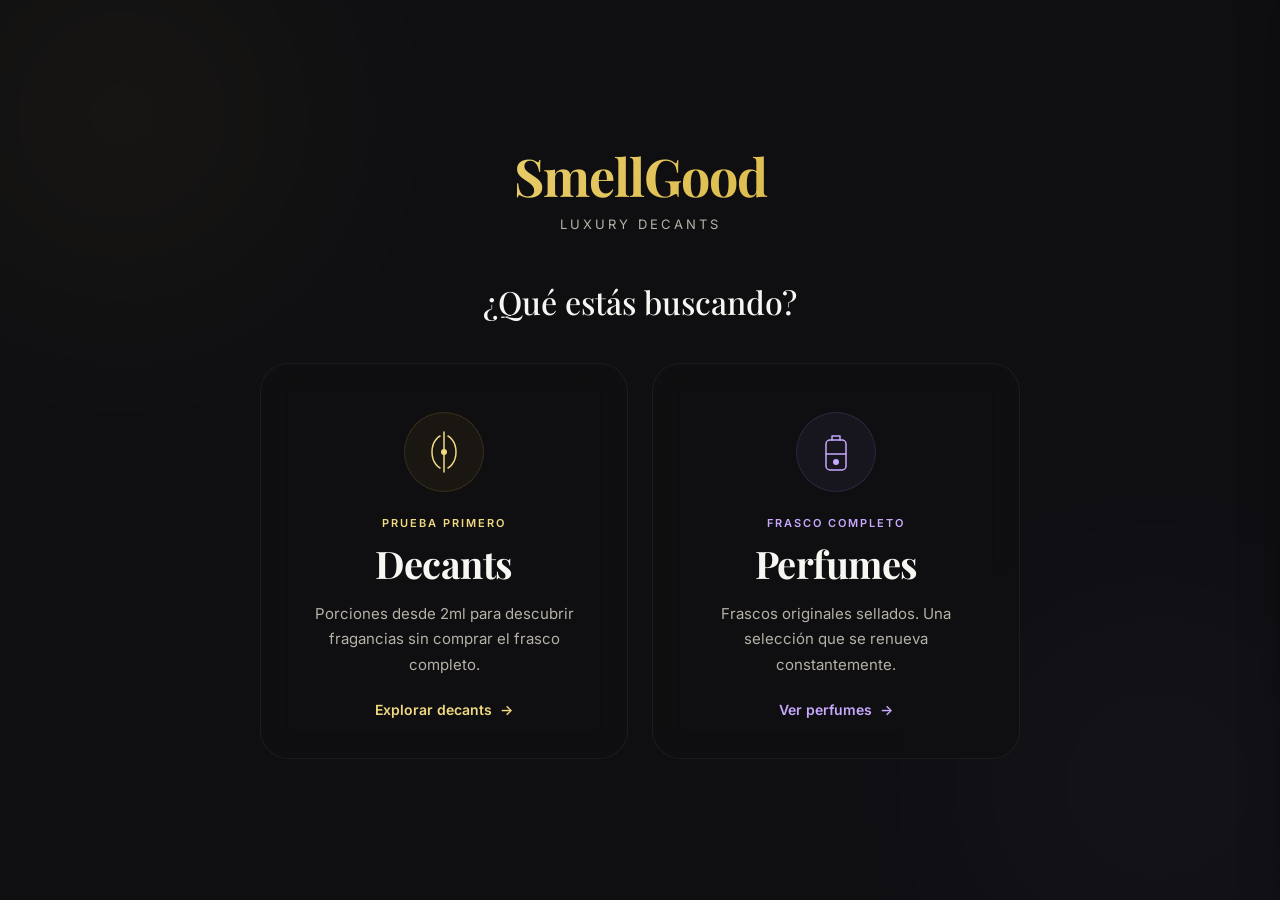
<file: index.html>
<!DOCTYPE html>
<html lang="es">
<head>
  <meta charset="UTF-8">
  <meta name="viewport" content="width=device-width, initial-scale=1.0">
  <title>SmellGood Decants | Decants de Perfumes Originales</title>

  <meta name="description" content="Compra decants de perfumes originales. Prueba fragancias de Armaf, Lattafa, Afnan y más desde 2ml. Envío rápido por WhatsApp. Decants y frascos completos.">
  <meta name="keywords" content="decants, perfumes, fragancias, decant perfume, comprar decant, perfumes originales, Armaf, Lattafa, Afnan, SmellGood, perfumes árabes, decant Cancún, perfumes Cancún, muestras de perfume">
  <meta name="author" content="SmellGood Decants">
  <meta name="robots" content="index, follow">
  <meta name="google" content="notranslate">
  <link rel="canonical" href="https://catalogo-decants.vercel.app/">

  <meta property="og:title" content="SmellGood Decants | Decants de Perfumes Originales">
  <meta property="og:description" content="Prueba fragancias originales desde 2ml sin comprar el frasco completo. Combos con descuento y pedido rápido por WhatsApp.">
  <meta property="og:type" content="website">
  <meta property="og:url" content="https://catalogo-decants.vercel.app/">
  <meta property="og:image" content="https://catalogo-decants.vercel.app/assets/aroma-bg.jpg">
  <meta property="og:locale" content="es_MX">
  <meta property="og:site_name" content="SmellGood Decants">

  <meta name="twitter:card" content="summary_large_image">
  <meta name="twitter:title" content="SmellGood Decants | Decants de Perfumes Originales">
  <meta name="twitter:description" content="Prueba fragancias originales desde 2ml. Catálogo elegante, combos con descuento y pedido rápido por WhatsApp.">
  <meta name="twitter:image" content="https://catalogo-decants.vercel.app/assets/aroma-bg.jpg">

  <meta name="theme-color" content="#0b0b0e">
  <meta name="apple-mobile-web-app-status-bar-style" content="black-translucent">
  <link rel="icon" href="assets/favicon.svg" type="image/svg+xml">

  <!-- Google Analytics: se carga solo si CONFIG.GA_ID está configurado en js/config.js -->
  <script src="js/config.js"></script>
  <script>
    (function () {
      var id = (window.CONFIG && CONFIG.GA_ID || '').trim();
      if (!id) return;
      var s = document.createElement('script');
      s.async = true;
      s.src = 'https://www.googletagmanager.com/gtag/js?id=' + encodeURIComponent(id);
      document.head.appendChild(s);
      window.dataLayer = window.dataLayer || [];
      window.gtag = function(){ dataLayer.push(arguments); };
      gtag('js', new Date());
      gtag('config', id);
    })();
  </script>

  <!-- JSON-LD Structured Data -->
  <script type="application/ld+json">
  {
    "@context": "https://schema.org",
    "@type": "Store",
    "name": "SmellGood Decants",
    "description": "Decants de perfumes originales. Prueba fragancias desde 2ml sin comprar el frasco completo.",
    "url": "https://catalogo-decants.vercel.app",
    "logo": "https://catalogo-decants.vercel.app/assets/favicon.svg",
    "image": "https://catalogo-decants.vercel.app/assets/aroma-bg.jpg",
    "telephone": "+529213042001",
    "address": {
      "@type": "PostalAddress",
      "addressLocality": "Cancún",
      "addressRegion": "Quintana Roo",
      "addressCountry": "MX"
    },
    "geo": {
      "@type": "GeoCoordinates",
      "latitude": 21.1619,
      "longitude": -86.8515
    },
    "openingHoursSpecification": {
      "@type": "OpeningHoursSpecification",
      "dayOfWeek": ["Monday","Tuesday","Wednesday","Thursday","Friday","Saturday","Sunday"],
      "opens": "09:00",
      "closes": "21:00"
    },
    "priceRange": "$",
    "currenciesAccepted": "MXN",
    "paymentAccepted": "Efectivo, Transferencia",
    "areaServed": {
      "@type": "City",
      "name": "Cancún"
    },
    "sameAs": [
      "https://www.instagram.com/smell_goodofficial",
      "https://www.tiktok.com/@smellgood.scent",
      "https://www.facebook.com/share/1BnEngVsxd/"
    ]
  }
  </script>

  <script type="application/ld+json">
  {
    "@context": "https://schema.org",
    "@type": "FAQPage",
    "mainEntity": [
      {
        "@type": "Question",
        "name": "¿Qué es un decant?",
        "acceptedAnswer": {
          "@type": "Answer",
          "text": "Un decant es una porción de perfume original extraída directamente de su frasco y trasvasada a un atomizador más pequeño. Es la forma más accesible de probar fragancias sin comprar la botella completa."
        }
      },
      {
        "@type": "Question",
        "name": "¿Son perfumes originales?",
        "acceptedAnswer": {
          "@type": "Answer",
          "text": "Sí, todos nuestros decants provienen de frascos originales sellados. No trabajamos con imitaciones ni réplicas. Cada fragancia es 100% auténtica."
        }
      },
      {
        "@type": "Question",
        "name": "¿Cuánto perfume trae un decant?",
        "acceptedAnswer": {
          "@type": "Answer",
          "text": "Manejamos 4 tamaños: 1ml (aproximadamente 15 atomizaciones), 2ml (aproximadamente 30 atomizaciones), 5ml (aproximadamente 90 atomizaciones) y 10ml (aproximadamente 180 atomizaciones)."
        }
      },
      {
        "@type": "Question",
        "name": "¿Cómo hago mi pedido?",
        "acceptedAnswer": {
          "@type": "Answer",
          "text": "Elige los perfumes que te gusten, selecciona los mililitros de cada uno y agrégalos al carrito. Cuando estés listo, envía tu pedido directo por WhatsApp."
        }
      }
    ]
  }
  </script>

  <link rel="preconnect" href="https://fonts.googleapis.com">
  <link rel="preconnect" href="https://fonts.gstatic.com" crossorigin>
  <link href="https://fonts.googleapis.com/css2?family=Playfair+Display:wght@500;700;800&family=Inter:wght@300;400;500;600;700&display=swap" rel="stylesheet">

  <link rel="stylesheet" href="css/variables.css">
  <link rel="stylesheet" href="css/reset.css">
  <link rel="stylesheet" href="css/layout.css">
  <link rel="stylesheet" href="css/components.css">
  <link rel="stylesheet" href="css/header.css">
  <link rel="stylesheet" href="css/hero.css?v=2">
  <link rel="stylesheet" href="css/trust.css">
  <link rel="stylesheet" href="css/finder-cta.css?v=1">
  <link rel="stylesheet" href="css/catalog.css?v=10">
  <link rel="stylesheet" href="css/modal.css">
  <link rel="stylesheet" href="css/cart.css?v=7">
  <link rel="stylesheet" href="css/aroma.css">
  <link rel="stylesheet" href="css/footer.css">
  <link rel="stylesheet" href="css/faq.css">
  <link rel="stylesheet" href="css/category-picker.css?v=18">
  <link rel="stylesheet" href="css/combos.css?v=12">
  <link rel="stylesheet" href="css/extras.css?v=7">
  <link rel="stylesheet" href="css/responsive.css?v=4">
  <link rel="stylesheet" href="css/spotlight.css?v=1">
</head>
<body>

  <a id="skipLink" href="#main-decants" class="skip-link">Saltar al contenido</a>

  <!-- ============ GATEWAY — Pantalla de entrada ============ -->
  <div id="gateway" class="gateway">
    <div class="gateway-glow gateway-glow-1"></div>
    <div class="gateway-glow gateway-glow-2"></div>

    <div class="gateway-content">
      <div class="gateway-brand">
        <strong>SmellGood</strong>
        <span>Luxury Decants</span>
      </div>

      <h1 class="gateway-title">¿Qué estás buscando?</h1>

      <div class="gateway-grid">

        <button class="gateway-door" id="doorDecants">
          <div class="door-glow"></div>
          <div class="door-icon">
            <svg width="48" height="48" viewBox="0 0 48 48" fill="none" stroke="currentColor" stroke-width="1.5" stroke-linecap="round" stroke-linejoin="round">
              <path d="M24 4v40M20 8c0 0-8 4-8 16s8 16 8 16M28 8c0 0 8 4 8 16s-8 16-8 16"/>
              <circle cx="24" cy="24" r="3" fill="currentColor" stroke="none"/>
            </svg>
          </div>
          <span class="door-kicker">Prueba primero</span>
          <h3>Decants</h3>
          <p>Porciones desde 2ml para descubrir fragancias sin comprar el frasco completo.</p>
          <span class="door-cta">Explorar decants <span class="door-arrow">→</span></span>
        </button>

        <button class="gateway-door door-completos" id="doorCompletos">
          <div class="door-glow"></div>
          <div class="door-icon">
            <svg width="48" height="48" viewBox="0 0 48 48" fill="none" stroke="currentColor" stroke-width="1.5" stroke-linecap="round" stroke-linejoin="round">
              <rect x="14" y="12" width="20" height="30" rx="4"/>
              <path d="M20 12V8h8v4"/>
              <path d="M14 26h20"/>
              <circle cx="24" cy="34" r="3" fill="currentColor" stroke="none"/>
            </svg>
          </div>
          <span class="door-kicker">Frasco completo</span>
          <h3>Perfumes</h3>
          <p>Frascos originales sellados. Una selección que se renueva constantemente.</p>
          <span class="door-cta">Ver perfumes <span class="door-arrow">→</span></span>
        </button>

      </div>
    </div>
  </div>

  <div id="gatewayOverlay" class="gateway-overlay"></div>

  <!-- ============ SITIO DECANTS (oculto hasta elegir) ============ -->
  <div id="siteDecants" class="site-zone site-hidden" role="region" aria-label="Catálogo de decants" aria-hidden="true">

    <div class="announcement-bar">
      <div class="announcement-track">
        <span>✦ Hasta 20% OFF en pedidos grandes</span>
        <span>✦ Entregas en todo Cancún</span>
        <span>✦ Perfumes 100% originales</span>
        <span>✦ Pedido rápido por WhatsApp</span>
      </div>
      <div class="announcement-track" aria-hidden="true">
        <span>✦ Hasta 20% OFF en pedidos grandes</span>
        <span>✦ Entregas en todo Cancún</span>
        <span>✦ Perfumes 100% originales</span>
        <span>✦ Pedido rápido por WhatsApp</span>
      </div>
    </div>

    <header>
      <nav class="container nav" aria-label="Navegación principal">
        <div class="logo">
          <a href="/" class="logo-text">
            <strong>SmellGood</strong>
            <span>Luxury Decants</span>
          </a>
        </div>

        <div class="nav-actions">
          <button id="btnBackToGatewayDecants" class="switch-btn">← Volver</button>

          <div class="search-wrap">
            <input type="text" id="buscador" placeholder="Buscar perfume o casa..." aria-label="Buscar perfume o casa">
          </div>

          <button id="btnToggleCartNav" class="cart-btn" aria-label="Abrir carrito de compras">
            <span>🛒 Carrito</span>
            <span class="badge" id="contador">0</span>
          </button>
        </div>
      </nav>
    </header>

    <main id="main-decants">
      <section class="hero">
        <div class="glow-orb orb-1"></div>
        <div class="glow-orb orb-2"></div>

        <div class="container hero-content">
          <h1 class="cinematic-reveal">Fragancias <em id="heroWord">increíbles</em> sin comprar el frasco completo</h1>
          <p class="cinematic-reveal">
            Elige tus aromas favoritos y arma tu pedido rápido por WhatsApp.
          </p>

          <div class="hero-actions cinematic-reveal">
            <a href="#catalogoSection" class="btn btn-primary glass-btn">Explorar catálogo</a>
            <button id="btnToggleCartHero" class="btn btn-secondary glass-btn">Ver carrito</button>
          </div>
        </div>
      </section>

      <section class="trust">
        <div class="container trust-grid">
          <div class="trust-card reveal">
            <strong>Prueba antes de invertir</strong>
            <p>Descubre si realmente amas una fragancia antes de comprarla completa.</p>
          </div>
          <div class="trust-card reveal">
            <strong>Atención directa</strong>
            <p>Recibe tu pedido personalizado por WhatsApp, sin vueltas innecesarias.</p>
          </div>
        </div>
      </section>

      <!-- MÁS VENDIDOS -->
      <section class="bestsellers-section">
        <div class="container">
          <div class="section-head reveal">
            <div>
              <span class="section-kicker">Bestsellers</span>
              <h2>Los más vendidos</h2>
            </div>
          </div>
        </div>
        <div class="bestsellers-wrapper">
          <div id="destacados" class="bestsellers-track"></div>
        </div>
      </section>

      <!-- RECOMENDADOR — CTA hacia el quiz de estilo -->
      <section class="finder-cta">
        <div class="container finder-cta-inner reveal">
          <h2>Encuentra un perfume que encaje contigo</h2>
          <p>Responde seis preguntas y descubre nuestras recomendaciones según tu estilo, ocasión y preferencias.</p>
          <div class="finder-cta-actions">
            <a href="/recomendador" class="btn btn-primary">Descubrir mi perfume</a>
            <a href="#catalogoSection" class="btn btn-secondary">Explorar catálogo</a>
          </div>
        </div>
      </section>

      <section id="catalogoSection" class="container">
        <div class="section-head reveal">
          <div>
            <h2>Catálogo</h2>
            <p>Explora tu colección por casas. Cada perfume se abre con vista detallada, selección de mililitros y acceso a Fragrantica.</p>
          </div>
        </div>

        <div id="filtros-marcas" class="filters-container"></div>
        <div id="catalogo">
          <p id="catalogo-loading" style="text-align:center;color:#999;padding:3rem 1rem;">Cargando catálogo...</p>
        </div>
      </section>

      <!-- COMBOS -->
      <section class="combos-section">
        <div class="container">
          <div class="section-head reveal">
            <div>
              <span class="section-kicker">Ahorra más</span>
              <h2>Combos</h2>
            </div>
          </div>
          <div id="combosContainer"></div>
        </div>
      </section>

      <div class="switch-section-bar container">
        <button id="btnGoToCompletos" class="switch-section-btn">Ver frascos completos →</button>
      </div>

      <section class="aroma-section">
        <div class="container aroma-box">
          <h2>Tu aroma, a tu ritmo</h2>

          <p>
            Prueba antes de invertir en botella completa. Descubre nuevas fragancias,
            crea tu colección y encuentra ese aroma que realmente conecta contigo.
          </p>

          <div class="stats">
            <div class="stat">
              <strong><span id="countFragancias" class="count-up" data-target="19">0</span>+</strong>
              <span>Fragancias disponibles</span>
            </div>

            <div class="stat">
              <strong><span class="count-up" id="countCasas" data-target="0">0</span></strong>
              <span>Casas de perfumería</span>
            </div>

            <div class="stat">
              <strong><span class="count-up" data-target="4">0</span></strong>
              <span>Tamaños disponibles</span>
            </div>
          </div>
        </div>
      </section>
    </main>


    <a class="wa-float" href="https://wa.me/529213042001?text=Hola%20Jhoan%2C%20vi%20tu%20cat%C3%A1logo%20y%20me%20gustar%C3%ADa%20m%C3%A1s%20informaci%C3%B3n%20%F0%9F%91%8B" target="_blank" rel="noopener noreferrer" aria-label="Contactar por WhatsApp">💬</a>

    <section class="faq-section">
      <div class="container">
        <span class="faq-kicker">Preguntas frecuentes</span>
        <h2 class="faq-title">Todo lo que necesitas saber</h2>

        <div class="faq-list">
          <details class="faq-item">
            <summary>¿Qué es un decant?</summary>
            <div class="faq-answer"><p>Un decant es una porción de perfume original extraída directamente de su frasco y trasvasada a un atomizador más pequeño. Es la forma más accesible de probar fragancias sin comprar la botella completa.</p></div>
          </details>

          <details class="faq-item">
            <summary>¿Son perfumes originales?</summary>
            <div class="faq-answer"><p>Sí, todos nuestros decants provienen de frascos originales sellados. No trabajamos con imitaciones ni réplicas. Cada fragancia es 100% auténtica.</p></div>
          </details>

          <details class="faq-item">
            <summary>¿Cuánto perfume trae un decant?</summary>
            <div class="faq-answer">
              <p>Manejamos 4 tamaños:</p>
              <p>1 ml: aproximadamente 15 atomizaciones</p>
              <p>2 ml: aproximadamente 30 atomizaciones</p>
              <p>5 ml: aproximadamente 90 atomizaciones</p>
              <p>10 ml: aproximadamente 180 atomizaciones</p>
            </div>
          </details>

          <details class="faq-item">
            <summary>¿No se evaporan los perfumes si los pones en la botella del decant?</summary>
            <div class="faq-answer"><p>No. Nuestros atomizadores son herméticos y están diseñados específicamente para conservar perfumes. La fragancia mantiene su calidad, proyección y duración igual que en el frasco original.</p></div>
          </details>

          <details class="faq-item">
            <summary>¿Cómo hago mi pedido?</summary>
            <div class="faq-answer"><p>Elige los perfumes que te gusten, selecciona los mililitros de cada uno y agrégalos al carrito. Cuando estés listo, envía tu pedido directo por WhatsApp. Te respondemos al momento para confirmar y coordinar la entrega.</p></div>
          </details>
        </div>
      </div>
    </section>

    <footer>
    <div class="container footer-wrap">
      <div class="footer-brand">
        <strong style="font-family:'Playfair Display', serif; font-size:24px; color:var(--gold-2);">SmellGood</strong><br>
        Tu experiencia en decants.
      </div>
      <div>
        Atención personalizada<br>
        Catálogo elegante<br>
        Compra rápida por WhatsApp
      </div>
      <div>
        Diseñado para inspirar confianza<br>
        Explora, prueba y elige<br>
        Tu aroma ideal empieza aquí
      </div>

      <div class="footer-social">
        <strong>Síguenos</strong>
        <div class="social-links">
          <a href="https://www.instagram.com/smell_goodofficial?igsh=MXg0NXp0cXdhY3A4dw%3D%3D&utm_source=qr" target="_blank" rel="noopener noreferrer"><svg width="16" height="16" viewBox="0 0 24 24" fill="currentColor"><path d="M12 2.163c3.204 0 3.584.012 4.85.07 3.252.148 4.771 1.691 4.919 4.919.058 1.265.069 1.645.069 4.849 0 3.205-.012 3.584-.069 4.849-.149 3.225-1.664 4.771-4.919 4.919-1.266.058-1.644.07-4.85.07-3.204 0-3.584-.012-4.849-.07-3.26-.149-4.771-1.699-4.919-4.92-.058-1.265-.07-1.644-.07-4.849 0-3.204.013-3.583.07-4.849.149-3.227 1.664-4.771 4.919-4.919 1.266-.057 1.645-.069 4.849-.069zM12 0C8.741 0 8.333.014 7.053.072 2.695.272.273 2.69.073 7.052.014 8.333 0 8.741 0 12c0 3.259.014 3.668.072 4.948.2 4.358 2.618 6.78 6.98 6.98C8.333 23.986 8.741 24 12 24c3.259 0 3.668-.014 4.948-.072 4.354-.2 6.782-2.618 6.979-6.98.059-1.28.073-1.689.073-4.948 0-3.259-.014-3.667-.072-4.947-.196-4.354-2.617-6.78-6.979-6.98C15.668.014 15.259 0 12 0zm0 5.838a6.162 6.162 0 100 12.324 6.162 6.162 0 000-12.324zM12 16a4 4 0 110-8 4 4 0 010 8zm6.406-11.845a1.44 1.44 0 100 2.881 1.44 1.44 0 000-2.881z"/></svg> Instagram</a>
          <a href="https://www.tiktok.com/@smellgood.scent?_r=1&_t=ZS-94VtNTdNnnQ" target="_blank" rel="noopener noreferrer"><svg width="16" height="16" viewBox="0 0 24 24" fill="currentColor"><path d="M19.59 6.69a4.83 4.83 0 01-3.77-4.25V2h-3.45v13.67a2.89 2.89 0 01-2.88 2.5 2.89 2.89 0 01-2.89-2.89 2.89 2.89 0 012.89-2.89c.28 0 .54.04.79.12V9.01a6.27 6.27 0 00-.79-.05 6.34 6.34 0 00-6.34 6.34 6.34 6.34 0 006.34 6.34 6.34 6.34 0 006.34-6.34V8.75a8.18 8.18 0 004.76 1.52V6.8a4.83 4.83 0 01-1-.11z"/></svg> TikTok</a>
          <a href="https://www.facebook.com/share/1BnEngVsxd/?mibextid=wwXIfr" target="_blank" rel="noopener noreferrer"><svg width="16" height="16" viewBox="0 0 24 24" fill="currentColor"><path d="M24 12.073c0-6.627-5.373-12-12-12s-12 5.373-12 12c0 5.99 4.388 10.954 10.125 11.854v-8.385H7.078v-3.47h3.047V9.43c0-3.007 1.792-4.669 4.533-4.669 1.312 0 2.686.235 2.686.235v2.953H15.83c-1.491 0-1.956.925-1.956 1.874v2.25h3.328l-.532 3.47h-2.796v8.385C19.612 23.027 24 18.062 24 12.073z"/></svg> Facebook</a>
        </div>
      </div>
    </div>
    </footer>

  </div><!-- /siteDecants -->

  <!-- ============ SITIO PERFUMES COMPLETOS (oculto hasta elegir) ============ -->
  <div id="siteCompletos" class="site-zone site-hidden" role="region" aria-label="Catálogo de frascos completos" aria-hidden="true">

    <div class="announcement-bar">
      <div class="announcement-track">
        <span>✦ Perfumes originales sellados</span>
        <span>✦ Entregas en todo Cancún</span>
        <span>✦ Los mejores precios</span>
        <span>✦ Pedido rápido por WhatsApp</span>
      </div>
      <div class="announcement-track" aria-hidden="true">
        <span>✦ Perfumes originales sellados</span>
        <span>✦ Entregas en todo Cancún</span>
        <span>✦ Los mejores precios</span>
        <span>✦ Pedido rápido por WhatsApp</span>
      </div>
    </div>

    <header>
      <nav class="container nav" aria-label="Navegación principal">
        <div class="logo">
          <a href="/" class="logo-text">
            <strong>SmellGood</strong>
            <span>Perfumes Completos</span>
          </a>
        </div>
        <div class="nav-actions">
          <button id="btnBackToGateway" class="switch-btn">← Volver</button>

          <div class="search-wrap">
            <input type="text" id="buscadorCompletos" placeholder="Buscar perfume o casa..." aria-label="Buscar perfume o casa">
          </div>

          <button id="btnCartCompletos" class="cart-btn" aria-label="Abrir carrito de compras">
            <span>🛒 Carrito</span>
            <span class="badge" id="contadorCompletos">0</span>
          </button>
        </div>
      </nav>
    </header>

    <main id="main-completos">
      <section class="hero completos-hero">
        <div class="glow-orb orb-1" style="background:radial-gradient(circle, rgba(168,130,255,.15), transparent 70%);"></div>
        <div class="glow-orb orb-2" style="background:radial-gradient(circle, rgba(212,175,55,.1), transparent 70%);"></div>

        <div class="container hero-content">
          <h1 class="cinematic-reveal">Frascos originales <em id="heroWordCompletos">sellados</em></h1>
          <p class="cinematic-reveal">
            Una selección curada que se renueva constantemente. Encuentra algo único.
          </p>
          <div class="hero-actions cinematic-reveal">
            <a href="#completosCatalogo" class="btn btn-primary glass-btn">Ver catálogo</a>
            <button id="btnGoToDecants3" class="btn btn-secondary glass-btn">Explorar decants</button>
          </div>
        </div>
      </section>

      <section class="trust">
        <div class="container trust-grid">
          <div class="trust-card reveal">
            <strong>100% originales</strong>
            <p>Cada frasco es original y sellado de fábrica. Garantía de autenticidad.</p>
          </div>
          <div class="trust-card reveal">
            <strong>Mejores precios</strong>
            <p>Precios que no encontrarás en tienda. Sin sobreprecios, sin vueltas.</p>
          </div>
        </div>
      </section>

      <section id="completosCatalogo" class="container">
        <div class="section-head reveal">
          <div>
            <span class="section-kicker">Frascos originales</span>
            <h2>Catálogo</h2>
            <p>Explora nuestra selección. Cada frasco se abre con vista detallada, notas olfativas y acceso a Fragrantica.</p>
          </div>
        </div>

        <div id="catalogoCompletos">
          <p style="text-align:center;color:#999;padding:3rem 1rem;">Cargando catálogo...</p>
        </div>

        <div class="switch-section-bar">
          <button id="btnGoToDecants2" class="switch-section-btn">Ver decants →</button>
        </div>
      </section>
    </main>

    <a class="wa-float" href="https://wa.me/529213042001?text=Hola%20Jhoan%2C%20vi%20tu%20cat%C3%A1logo%20y%20me%20gustar%C3%ADa%20m%C3%A1s%20informaci%C3%B3n%20%F0%9F%91%8B" target="_blank" rel="noopener noreferrer" aria-label="Contactar por WhatsApp">💬</a>

    <section class="faq-section">
      <div class="container">
        <span class="faq-kicker">Preguntas frecuentes</span>
        <h2 class="faq-title">Todo lo que necesitas saber</h2>

        <div class="faq-list">
          <details class="faq-item">
            <summary>¿Son perfumes originales?</summary>
            <div class="faq-answer"><p>Sí, todos nuestros frascos son originales y vienen sellados de fábrica. No trabajamos con imitaciones ni réplicas. Cada fragancia es 100% auténtica.</p></div>
          </details>

          <details class="faq-item">
            <summary>¿Cómo sé que el frasco es nuevo?</summary>
            <div class="faq-answer"><p>Todos nuestros perfumes completos llegan con su sello original de fábrica intacto, en su caja sin abrir. Puedes verificar la autenticidad por código de lote y empaque.</p></div>
          </details>

          <details class="faq-item">
            <summary>¿Hacen entregas a domicilio?</summary>
            <div class="faq-answer"><p>Sí. Realizamos entregas en todo Cancún de forma rápida y segura. Para fuera de Cancún coordinamos envío por paquetería, escríbenos por WhatsApp para detalles.</p></div>
          </details>

          <details class="faq-item">
            <summary>¿Puedo apartar un perfume?</summary>
            <div class="faq-answer"><p>Claro. Escríbenos por WhatsApp y coordinamos un apartado con un anticipo. Te lo guardamos hasta que estés listo para recogerlo o que te lo enviemos.</p></div>
          </details>

          <details class="faq-item">
            <summary>¿Cómo hago mi pedido?</summary>
            <div class="faq-answer"><p>Elige los perfumes que te gusten y agrégalos al carrito. Cuando estés listo, envía tu pedido directo por WhatsApp. Te respondemos al momento para confirmar y coordinar la entrega.</p></div>
          </details>
        </div>
      </div>
    </section>

    <footer>
    <div class="container footer-wrap">
      <div class="footer-brand">
        <strong style="font-family:'Playfair Display', serif; font-size:24px; color:var(--gold-2);">SmellGood</strong><br>
        Tu experiencia en perfumes completos.
      </div>
      <div>
        Atención personalizada<br>
        Catálogo elegante<br>
        Compra rápida por WhatsApp
      </div>
      <div>
        Diseñado para inspirar confianza<br>
        Explora, prueba y elige<br>
        Tu aroma ideal empieza aquí
      </div>

      <div class="footer-social">
        <strong>Síguenos</strong>
        <div class="social-links">
          <a href="https://www.instagram.com/smell_goodofficial?igsh=MXg0NXp0cXdhY3A4dw%3D%3D&utm_source=qr" target="_blank" rel="noopener noreferrer"><svg width="16" height="16" viewBox="0 0 24 24" fill="currentColor"><path d="M12 2.163c3.204 0 3.584.012 4.85.07 3.252.148 4.771 1.691 4.919 4.919.058 1.265.069 1.645.069 4.849 0 3.205-.012 3.584-.069 4.849-.149 3.225-1.664 4.771-4.919 4.919-1.266.058-1.644.07-4.85.07-3.204 0-3.584-.012-4.849-.07-3.26-.149-4.771-1.699-4.919-4.92-.058-1.265-.07-1.644-.07-4.849 0-3.204.013-3.583.07-4.849.149-3.227 1.664-4.771 4.919-4.919 1.266-.057 1.645-.069 4.849-.069zM12 0C8.741 0 8.333.014 7.053.072 2.695.272.273 2.69.073 7.052.014 8.333 0 8.741 0 12c0 3.259.014 3.668.072 4.948.2 4.358 2.618 6.78 6.98 6.98C8.333 23.986 8.741 24 12 24c3.259 0 3.668-.014 4.948-.072 4.354-.2 6.782-2.618 6.979-6.98.059-1.28.073-1.689.073-4.948 0-3.259-.014-3.667-.072-4.947-.196-4.354-2.617-6.78-6.979-6.98C15.668.014 15.259 0 12 0zm0 5.838a6.162 6.162 0 100 12.324 6.162 6.162 0 000-12.324zM12 16a4 4 0 110-8 4 4 0 010 8zm6.406-11.845a1.44 1.44 0 100 2.881 1.44 1.44 0 000-2.881z"/></svg> Instagram</a>
          <a href="https://www.tiktok.com/@smellgood.scent?_r=1&_t=ZS-94VtNTdNnnQ" target="_blank" rel="noopener noreferrer"><svg width="16" height="16" viewBox="0 0 24 24" fill="currentColor"><path d="M19.59 6.69a4.83 4.83 0 01-3.77-4.25V2h-3.45v13.67a2.89 2.89 0 01-2.88 2.5 2.89 2.89 0 01-2.89-2.89 2.89 2.89 0 012.89-2.89c.28 0 .54.04.79.12V9.01a6.27 6.27 0 00-.79-.05 6.34 6.34 0 00-6.34 6.34 6.34 6.34 0 006.34 6.34 6.34 6.34 0 006.34-6.34V8.75a8.18 8.18 0 004.76 1.52V6.8a4.83 4.83 0 01-1-.11z"/></svg> TikTok</a>
          <a href="https://www.facebook.com/share/1BnEngVsxd/?mibextid=wwXIfr" target="_blank" rel="noopener noreferrer"><svg width="16" height="16" viewBox="0 0 24 24" fill="currentColor"><path d="M24 12.073c0-6.627-5.373-12-12-12s-12 5.373-12 12c0 5.99 4.388 10.954 10.125 11.854v-8.385H7.078v-3.47h3.047V9.43c0-3.007 1.792-4.669 4.533-4.669 1.312 0 2.686.235 2.686.235v2.953H15.83c-1.491 0-1.956.925-1.956 1.874v2.25h3.328l-.532 3.47h-2.796v8.385C19.612 23.027 24 18.062 24 12.073z"/></svg> Facebook</a>
        </div>
      </div>
    </div>
    </footer>

  </div><!-- /siteCompletos -->

  <!-- BOTÓN VOLVER ARRIBA (fuera de las zonas para que funcione en ambos sitios) -->
  <button id="btnScrollTop" class="scroll-top-btn" aria-label="Volver arriba">↑</button>

  <!-- MODALS & OVERLAYS (fuera de las zonas para que siempre funcionen) -->

  <div id="detalle" role="dialog" aria-modal="true" aria-labelledby="dNombre" aria-hidden="true">
    <div class="detalleBox" id="detalleBox">
      <div class="detalle-left">
        <img id="dImg" alt="Perfume" loading="lazy">
      </div>
      <div class="detalle-right">
        <button id="btnCerrarX" class="cerrarX" aria-label="Cerrar detalle">&times;</button>
        <div class="modal-brand" id="dMarca"></div>
        <div class="perfumeNombre" id="dNombre"></div>
        <div class="concentracion" id="dConc"></div>
        <div id="dNotas" class="notas-section" style="display:none"></div>
        <div class="field">
          <label for="ml">Selecciona tus mililitros</label>
          <select id="ml">
            <option value="1">1 ml</option>
            <option value="2">2 ml</option>
            <option value="5">5 ml</option>
            <option value="10">10 ml</option>
          </select>
        </div>
        <div class="price-box">
          <div>
            <span>Precio estimado</span>
            <strong id="precioModal">$8</strong>
          </div>
          <div>
            <span id="textoMlModal">1 ml seleccionado</span>
          </div>
        </div>
        <div class="modal-actions">
          <button id="btnAddCart" class="full-btn primary">Añadir al carrito</button>
        </div>
        <a id="fragranticaLink" class="fragrantica-link" href="#" target="_blank" rel="noopener noreferrer" style="display:none;">
          Conoce más en Fragrantica ↗
        </a>

        <div class="whatsapp-help">
          <p id="dWhatsappQuestion" class="whatsapp-help-question"></p>
          <a id="btnWhatsappProducto" class="whatsapp-help-btn" href="#" target="_blank" rel="noopener noreferrer">
            <span aria-hidden="true">💬</span> Escríbeme por WhatsApp
          </a>
        </div>
      </div>
    </div>
  </div>

  <div id="cartOverlay"></div>

  <aside id="carritoPanel" role="dialog" aria-modal="true" aria-label="Carrito de compras" aria-hidden="true">
    <div class="cart-head">
      <h2>Carrito</h2>
      <button id="btnCerrarCarrito" class="close-cart" aria-label="Cerrar carrito">&times;</button>
    </div>
    <div id="discountBar" class="discount-bar" style="display:none">
      <p id="discountMsg"></p>
      <div class="discount-track">
        <div id="discountFill" class="discount-fill"></div>
        <div class="discount-goal">
          <span>Hasta 20% OFF</span>
        </div>
      </div>
    </div>
    <div id="listaCarrito"></div>
    <div class="cart-total">
      <span>Total de tu pedido</span>
      <strong id="totalCarrito">$0</strong>
    </div>
    <button id="btnVaciarCarrito" class="vaciar-btn">Vaciar carrito</button>
    <input id="nombreCliente" placeholder="Tu nombre" aria-label="Tu nombre para el pedido">

    <div class="promo-code-wrap">
      <input id="promoInput" placeholder="Código de descuento" aria-label="Código de descuento">
      <button id="btnApplyPromo" class="promo-apply-btn">Aplicar</button>
    </div>
    <div id="promoMsg" class="promo-msg"></div>

    <div style="height:14px"></div>
    <button id="btnEnviarPedido" class="full-btn primary">Enviar pedido por WhatsApp</button>
  </aside>

  <div id="confirmOverlay" class="confirm-overlay" role="alertdialog" aria-modal="true" aria-labelledby="confirmTitle" aria-describedby="confirmDesc" aria-hidden="true">
    <div class="confirm-box">
      <div class="confirm-icon" aria-hidden="true">🗑️</div>
      <h3 id="confirmTitle">¿Vaciar carrito?</h3>
      <p id="confirmDesc">Se eliminarán todas las fragancias de tu carrito. Esta acción no se puede deshacer.</p>
      <div class="confirm-actions">
        <button id="confirmCancel" class="confirm-btn cancel">Cancelar</button>
        <button id="confirmAccept" class="confirm-btn accept">Sí, vaciar</button>
      </div>
    </div>
  </div>

  <div id="toast" role="status" aria-live="polite" aria-atomic="true"></div>

  <!-- config.js ya se cargó en el head para habilitar GA condicional.
       El resto se difiere hasta que el DOM esté listo. -->
  <script src="js/core.js?v=1" defer></script>
  <script src="js/a11y.js?v=1" defer></script>
  <script src="js/pricing.js?v=1" defer></script>
  <script src="js/sheets.js?v=10" defer></script>
  <script src="js/toast.js?v=2" defer></script>
  <script src="js/cart.js?v=14" defer></script>
  <script src="js/modal.js?v=6" defer></script>
  <script src="js/whatsapp.js?v=6" defer></script>
  <script src="js/catalog.js?v=8" defer></script>
  <script src="js/extras.js?v=37" defer></script>
  <script src="js/faq.js?v=2" defer></script>
  <script src="js/spotlight.js?v=1" defer></script>
  <script src="js/app.js?v=34" defer></script>
</body>
</html>
</file>
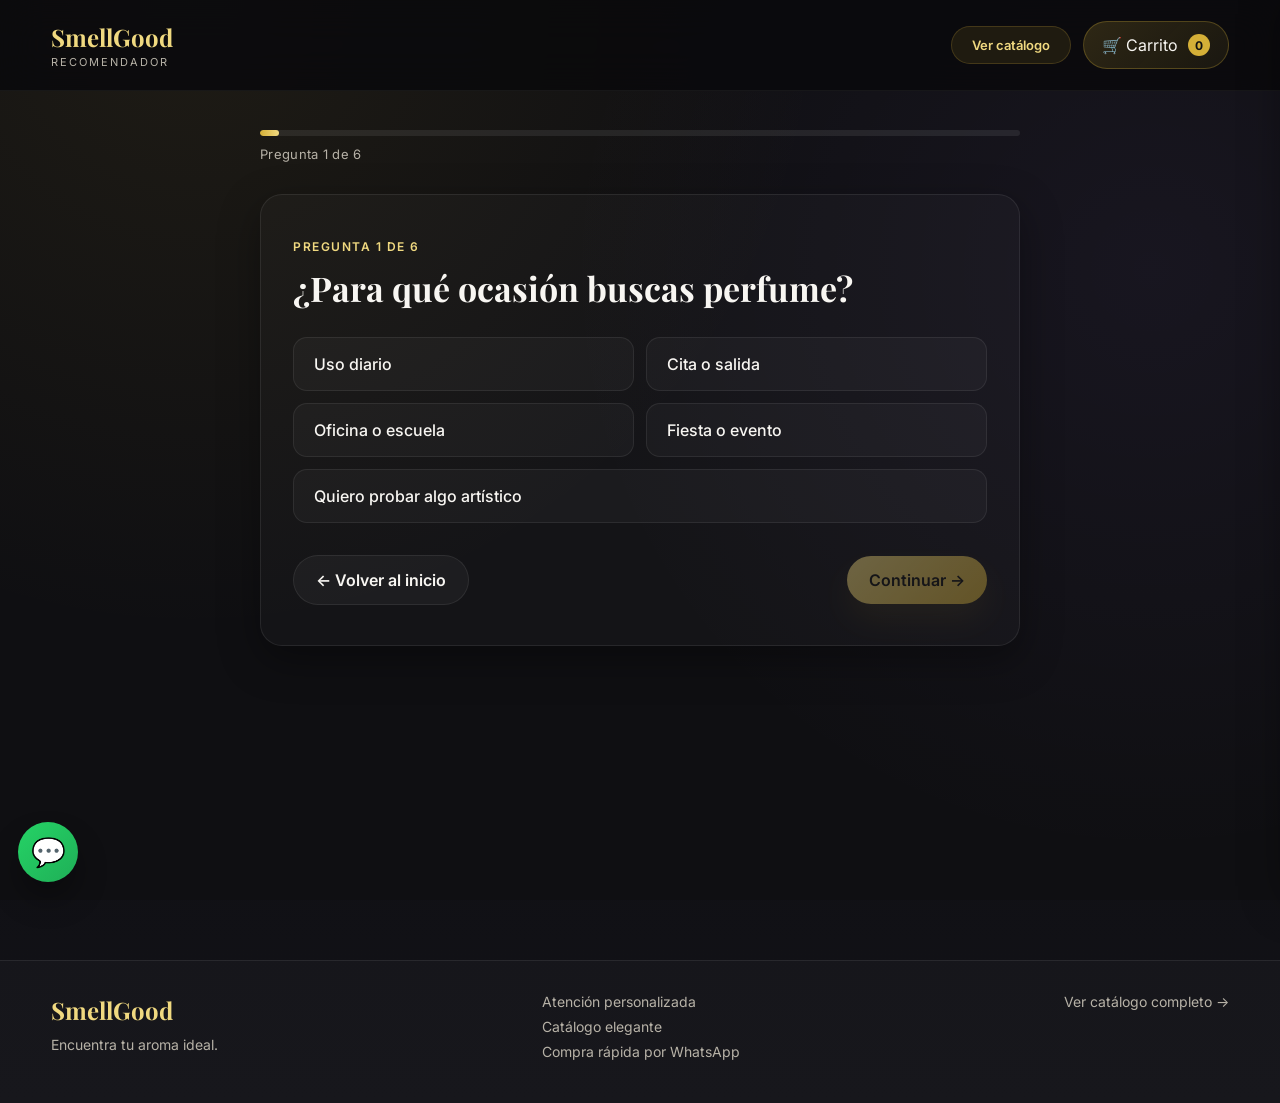
<file: recomendador/index.html>
<!DOCTYPE html>
<html lang="es">
<head>
  <meta charset="UTF-8">
  <meta name="viewport" content="width=device-width, initial-scale=1.0">
  <title>Recomendador de perfumes | SmellGood Decants</title>
  <meta name="description" content="Responde 6 preguntas y descubre qué perfumes de nuestro catálogo combinan mejor con tu estilo, ocasión y preferencias.">
  <meta name="robots" content="noindex, nofollow">
  <link rel="icon" href="../assets/favicon.svg" type="image/svg+xml">

  <script src="../js/config.js"></script>

  <link rel="preconnect" href="https://fonts.googleapis.com">
  <link rel="preconnect" href="https://fonts.gstatic.com" crossorigin>
  <link href="https://fonts.googleapis.com/css2?family=Playfair+Display:wght@500;700;800&family=Inter:wght@300;400;500;600;700&display=swap" rel="stylesheet">

  <link rel="stylesheet" href="../css/variables.css">
  <link rel="stylesheet" href="../css/reset.css">
  <link rel="stylesheet" href="../css/layout.css">
  <link rel="stylesheet" href="../css/components.css">
  <link rel="stylesheet" href="../css/header.css">
  <link rel="stylesheet" href="../css/modal.css">
  <link rel="stylesheet" href="../css/cart.css">
  <link rel="stylesheet" href="../css/footer.css">
  <link rel="stylesheet" href="../css/responsive.css">
  <link rel="stylesheet" href="../css/recomendador.css?v=1">
</head>
<body>

  <a id="skipLink" href="#main-recomendador" class="skip-link">Saltar al contenido</a>

  <header class="finder-header">
    <nav class="container nav" aria-label="Navegación">
      <a href="/" class="finder-home-link">
        <strong>SmellGood</strong>
        <span>Recomendador</span>
      </a>
      <div class="nav-actions">
        <a href="/#catalogoSection" class="finder-nav-link">Ver catálogo</a>
        <button id="btnToggleCartNav" class="cart-btn" aria-label="Abrir carrito de compras">
          <span>🛒 Carrito</span>
          <span class="badge" id="contador">0</span>
        </button>
      </div>
    </nav>
  </header>

  <main id="main-recomendador">
    <section id="finderWizardSection" class="finder-wizard-section container">
      <div class="finder-progress-wrap">
        <div id="finderProgressTrack" class="finder-progress-track" role="progressbar" aria-valuemin="0" aria-valuemax="100" aria-valuenow="0" aria-label="Progreso del cuestionario">
          <div id="finderProgressFill" class="finder-progress-fill"></div>
        </div>
        <p id="finderProgressLabel" class="finder-progress-label">Pregunta 1 de 6</p>
      </div>

      <div id="finderStage" class="finder-stage"></div>
    </section>
  </main>

  <footer>
    <div class="container footer-wrap">
      <div class="footer-brand">
        <strong style="font-family:'Playfair Display', serif; font-size:24px; color:var(--gold-2);">SmellGood</strong><br>
        Encuentra tu aroma ideal.
      </div>
      <div>
        Atención personalizada<br>
        Catálogo elegante<br>
        Compra rápida por WhatsApp
      </div>
      <div>
        <a href="/#catalogoSection" style="color:var(--muted);text-decoration:none;">Ver catálogo completo →</a>
      </div>
    </div>
  </footer>

  <a class="wa-float" href="https://wa.me/529213042001?text=Hola%2C%20vi%20el%20recomendador%20de%20SmellGood%20y%20me%20gustar%C3%ADa%20m%C3%A1s%20informaci%C3%B3n%20%F0%9F%91%8B" target="_blank" rel="noopener noreferrer" aria-label="Contactar por WhatsApp">💬</a>

  <!-- MODALS & OVERLAYS — mismos IDs que index.html: reutilizan modal.js/cart.js
       sin duplicar su lógica. -->

  <div id="detalle" role="dialog" aria-modal="true" aria-labelledby="dNombre" aria-hidden="true">
    <div class="detalleBox" id="detalleBox">
      <div class="detalle-left">
        <img id="dImg" alt="Perfume" loading="lazy">
      </div>
      <div class="detalle-right">
        <button id="btnCerrarX" class="cerrarX" aria-label="Cerrar detalle">&times;</button>
        <div class="modal-brand" id="dMarca"></div>
        <div class="perfumeNombre" id="dNombre"></div>
        <div class="concentracion" id="dConc"></div>
        <div id="dNotas" class="notas-section" style="display:none"></div>
        <div class="field">
          <label for="ml">Selecciona tus mililitros</label>
          <select id="ml">
            <option value="1">1 ml</option>
            <option value="2">2 ml</option>
            <option value="5">5 ml</option>
            <option value="10">10 ml</option>
          </select>
        </div>
        <div class="price-box">
          <div>
            <span>Precio estimado</span>
            <strong id="precioModal">$8</strong>
          </div>
          <div>
            <span id="textoMlModal">1 ml seleccionado</span>
          </div>
        </div>
        <div class="modal-actions">
          <button id="btnAddCart" class="full-btn primary">Añadir al carrito</button>
        </div>
        <a id="fragranticaLink" class="fragrantica-link" href="#" target="_blank" rel="noopener noreferrer" style="display:none;">
          Conoce más en Fragrantica ↗
        </a>

        <div class="whatsapp-help">
          <p id="dWhatsappQuestion" class="whatsapp-help-question"></p>
          <a id="btnWhatsappProducto" class="whatsapp-help-btn" href="#" target="_blank" rel="noopener noreferrer">
            <span aria-hidden="true">💬</span> Escríbeme por WhatsApp
          </a>
        </div>
      </div>
    </div>
  </div>

  <div id="cartOverlay"></div>

  <aside id="carritoPanel" role="dialog" aria-modal="true" aria-label="Carrito de compras" aria-hidden="true">
    <div class="cart-head">
      <h2>Carrito</h2>
      <button id="btnCerrarCarrito" class="close-cart" aria-label="Cerrar carrito">&times;</button>
    </div>
    <div id="discountBar" class="discount-bar" style="display:none">
      <p id="discountMsg"></p>
      <div class="discount-track">
        <div id="discountFill" class="discount-fill"></div>
        <div class="discount-goal">
          <span>Hasta 20% OFF</span>
        </div>
      </div>
    </div>
    <div id="listaCarrito"></div>
    <div class="cart-total">
      <span>Total de tu pedido</span>
      <strong id="totalCarrito">$0</strong>
    </div>
    <button id="btnVaciarCarrito" class="vaciar-btn">Vaciar carrito</button>
    <input id="nombreCliente" placeholder="Tu nombre" aria-label="Tu nombre para el pedido">

    <div class="promo-code-wrap">
      <input id="promoInput" placeholder="Código de descuento" aria-label="Código de descuento">
      <button id="btnApplyPromo" class="promo-apply-btn">Aplicar</button>
    </div>
    <div id="promoMsg" class="promo-msg"></div>

    <div style="height:14px"></div>
    <button id="btnEnviarPedido" class="full-btn primary">Enviar pedido por WhatsApp</button>
  </aside>

  <div id="confirmOverlay" class="confirm-overlay" role="alertdialog" aria-modal="true" aria-labelledby="confirmTitle" aria-describedby="confirmDesc" aria-hidden="true">
    <div class="confirm-box">
      <div class="confirm-icon" aria-hidden="true">🗑️</div>
      <h3 id="confirmTitle">¿Vaciar carrito?</h3>
      <p id="confirmDesc">Se eliminarán todas las fragancias de tu carrito. Esta acción no se puede deshacer.</p>
      <div class="confirm-actions">
        <button id="confirmCancel" class="confirm-btn cancel">Cancelar</button>
        <button id="confirmAccept" class="confirm-btn accept">Sí, vaciar</button>
      </div>
    </div>
  </div>

  <div id="toast" role="status" aria-live="polite" aria-atomic="true"></div>

  <script src="../js/core.js" defer></script>
  <script src="../js/a11y.js" defer></script>
  <script src="../js/pricing.js" defer></script>
  <script src="../js/sheets.js" defer></script>
  <script src="../js/toast.js" defer></script>
  <script src="../js/cart.js" defer></script>
  <script src="../js/modal.js" defer></script>
  <script src="../js/whatsapp.js" defer></script>
  <script src="../js/recommendationProfiles.js" defer></script>
  <script src="../js/recomendador.js" defer></script>
</body>
</html>
</file>
<file: css/variables.css>
:root{
  --bg:#0f0f12;
  --bg-soft:#17171c;
  --card:#18181f;
  --card-2:#20202a;
  --line:rgba(255,255,255,.08);
  --gold:#d4af37;
  --gold-2:#f0d980;
  --text:#f8f6f2;
  --muted:#b7b2a7;
  --white:#ffffff;
  --success:#2ecc71;
  --shadow:0 14px 40px rgba(0,0,0,.35);
  --radius:22px;
  --radius-sm:14px;
  --transition:.28s ease;
}
</file>
<file: css/layout.css>
html {
  scroll-behavior: smooth;
}

.container{
  width:min(1220px, calc(100% - 32px));
  margin:0 auto;
}

/* --- Animaciones Scroll Reveal --- */
.reveal {
  opacity: 0;
  transform: translateY(30px);
  transition: all 0.8s cubic-bezier(0.16, 1, 0.3, 1);
}

.reveal.active {
  opacity: 1;
  transform: translateY(0);
}
</file>
<file: css/components.css>
/* Focus visible global — accesibilidad para navegación por teclado */
:focus-visible{
  outline:2px solid var(--gold);
  outline-offset:2px;
}

/* Skip link — visible al recibir foco por teclado */
.skip-link{
  position:fixed;
  top:-100px;
  left:50%;
  transform:translateX(-50%);
  background:var(--gold);
  color:#111;
  padding:10px 18px;
  border-radius:0 0 14px 14px;
  font-weight:700;
  text-decoration:none;
  z-index:1000;
  transition:top .25s ease;
}

.skip-link:focus-visible{
  top:0;
  outline:3px solid var(--gold-2);
  outline-offset:2px;
}

.bestseller-card:focus-visible{
  outline:2px solid var(--gold);
  outline-offset:3px;
  border-color:rgba(212,175,55,.35);
}

select, input{
  width:100%;
  padding:14px 15px;
  border-radius:14px;
  border:1px solid var(--line);
  background:rgba(255,255,255,.04);
  color:var(--white);
  outline:none;
  font-size:16px; /* Vital para prevenir Auto-Zoom en iOS */
}

select:focus, input:focus{
  border-color:rgba(212,175,55,.42);
  box-shadow:0 0 0 4px rgba(212,175,55,.08);
}

.btn{
  border:none;
  border-radius:999px;
  padding:14px 22px;
  cursor:pointer;
  transition:var(--transition);
  font-weight:600;
}

.btn:active{
  transform:scale(0.96);
}

.btn-primary{
  background:linear-gradient(135deg, var(--gold-2), var(--gold));
  color:#141414;
  box-shadow:0 16px 32px rgba(212,175,55,.16);
  position:relative;
  overflow:hidden;
}

.btn-primary::before{
  content:"";
  position:absolute;
  top:0;
  left:-100%;
  width:50%;
  height:100%;
  background:linear-gradient(90deg, transparent, rgba(255,255,255,0.4), transparent);
  transform:skewX(-25deg);
  transition:var(--transition);
}

.btn-primary:hover{
  transform:translateY(-2px);
  box-shadow:0 20px 40px rgba(212,175,55,.2);
}

.btn-primary:hover::before{
  animation:sweep 0.8s ease forwards;
}

@keyframes sweep{
  0% { left: -100%; }
  100% { left: 200%; }
}

.btn-secondary{
  background:rgba(255,255,255,.04);
  color:var(--text);
  border:1px solid var(--line);
}

.btn-secondary:hover{
  background:rgba(255,255,255,.08);
}

.btn:focus-visible{
  outline:2px solid var(--gold);
  outline-offset:3px;
}

.filter-pill:focus-visible{
  outline:2px solid var(--gold);
  outline-offset:2px;
}

.cart-btn:focus-visible,
.small-btn:focus-visible,
.qty-btn:focus-visible{
  outline:2px solid var(--gold);
  outline-offset:2px;
}

.btn-proximo{
  background:rgba(255,255,255,.08);
  color:var(--gold);
  border:1px solid rgba(212,175,55,.25);
  cursor:default;
}

#toast{
  position:fixed;
  left:50%;
  bottom:26px;
  transform:translateX(-50%) translateY(120px) scale(.8);
  opacity:0;
  background:linear-gradient(135deg, #24b266, #2ecc71);
  color:white;
  padding:15px 24px;
  border-radius:999px;
  box-shadow:0 20px 30px rgba(0,0,0,.25);
  z-index:200;
  font-weight:600;
  pointer-events:none;
  transition:none;
}

#toast.show{
  animation:toastIn .5s cubic-bezier(.34,1.56,.64,1) forwards;
  pointer-events:auto;
}

#toast.toast-out{
  animation:toastOut .45s cubic-bezier(.6,-.28,.74,.05) forwards;
}

.toast-error{
  background:rgba(255,60,60,.18) !important;
  color:#ff4d4d !important;
  border:1px solid rgba(255,60,60,.35) !important;
}

@keyframes toastIn{
  0%{transform:translateX(-50%) translateY(120px) scale(.8);opacity:0}
  60%{transform:translateX(-50%) translateY(-8px) scale(1.05);opacity:1}
  100%{transform:translateX(-50%) translateY(0) scale(1);opacity:1}
}

@keyframes toastOut{
  0%{transform:translateX(-50%) translateY(0) scale(1);opacity:1}
  30%{transform:translateX(-50%) translateY(-10px) scale(1.05);opacity:1}
  100%{transform:translateX(-50%) translateY(80px) scale(.6);opacity:0}
}

/* ── Search Suggestions Dropdown ─────────────────────────────── */
.search-wrap{
  position:relative;
}

.search-suggestions{
  position:absolute;
  top:100%;
  left:0;
  right:0;
  margin-top:6px;
  background:linear-gradient(180deg, #1a1a22, #141419);
  border:1px solid var(--line);
  border-radius:16px;
  overflow:hidden;
  z-index:120;
  max-height:340px;
  overflow-y:auto;
  box-shadow:0 20px 50px rgba(0,0,0,.5);
  scrollbar-width:thin;
}

.search-suggestions:empty{
  display:none;
}

.search-suggestion{
  display:flex;
  align-items:center;
  gap:12px;
  padding:10px 14px;
  cursor:pointer;
  transition:background .15s ease;
  border-bottom:1px solid rgba(255,255,255,.04);
}

.search-suggestion:last-child{
  border-bottom:none;
}

.search-suggestion:hover,
.search-suggestion.active{
  background:rgba(212,175,55,.08);
}

.search-suggestion img{
  width:40px;
  height:40px;
  object-fit:contain;
  border-radius:8px;
  flex-shrink:0;
}

.search-suggestion-info{
  display:flex;
  flex-direction:column;
  gap:2px;
  min-width:0;
}

.search-suggestion-name{
  font-size:13px;
  font-weight:600;
  color:var(--text);
  white-space:nowrap;
  overflow:hidden;
  text-overflow:ellipsis;
}

.search-suggestion-brand{
  font-size:11px;
  color:var(--muted);
}

.search-suggestion-pill{
  font-size:9px;
  padding:2px 8px;
  border-radius:999px;
  background:rgba(212,175,55,.1);
  color:var(--gold-2);
  border:1px solid rgba(212,175,55,.2);
  margin-left:auto;
  flex-shrink:0;
}

.wa-float{
  position:fixed;
  left:18px;
  bottom:18px;
  z-index:110;
  width:60px;
  height:60px;
  border-radius:50%;
  display:flex;
  align-items:center;
  justify-content:center;
  font-size:28px;
  background:linear-gradient(135deg, #25d366, #1faf57);
  box-shadow:0 18px 30px rgba(0,0,0,.3);
  transition:var(--transition);
}

.wa-float:hover{
  transform:translateY(-4px) scale(1.05);
}

/* Filtros / Pills por Marca */
.filters-container{
  display:flex;
  gap:10px;
  margin-bottom:24px;
  overflow-x:auto;
  white-space:nowrap;
  -webkit-overflow-scrolling:touch;
  scrollbar-width:none; /* Oculta scrollbar en Firefox */
  padding-bottom:8px; /* Espacio visual para el scroll */
}

.filters-container::-webkit-scrollbar{
  display:none; /* Oculta scrollbar en Chrome/Safari */
}

.filter-pill{
  position:relative;
  overflow:hidden;
  background:rgba(255,255,255,.04);
  color:var(--muted);
  border:1px solid var(--line);
  padding:8px 16px;
  border-radius:999px;
  font-size:14px;
  font-weight:500;
  cursor:pointer;
  transition:var(--transition);
  flex-shrink:0;
  white-space:nowrap;
}

.filter-pill:hover{
  background:rgba(255,255,255,.08);
  color:var(--text);
}

.filter-pill.active{
  background:rgba(212,175,55,.12);
  color:var(--gold-2);
  border-color:rgba(212,175,55,.35);
  box-shadow:0 4px 12px rgba(212,175,55,.1);
}

.filter-pill .ripple{
  position:absolute;
  border-radius:50%;
  background:radial-gradient(circle, rgba(212,175,55,.5) 0%, rgba(212,175,55,.15) 40%, transparent 70%);
  transform:scale(0);
  animation:rippleWave .7s cubic-bezier(.25,.46,.45,.94) forwards;
  pointer-events:none;
}

@keyframes rippleWave{
  0%{transform:scale(0);opacity:1}
  50%{opacity:.6}
  100%{transform:scale(4);opacity:0}
}

/* ── Confetti on Add to Cart ───────────────────────────────── */
.confetti-piece{
  position:fixed;
  width:8px;
  height:8px;
  pointer-events:none;
  z-index:9999;
  opacity:1;
  animation:confettiFall var(--fall-duration, 1.2s) cubic-bezier(.25,.46,.45,.94) forwards;
}

.confetti-piece.circle{
  border-radius:50%;
}

.confetti-piece.rect{
  border-radius:2px;
  width:6px;
  height:10px;
}

@keyframes confettiFall{
  0%{
    opacity:1;
    transform:translate(0,0) rotate(0deg) scale(1);
  }
  100%{
    opacity:0;
    transform:translate(var(--tx, 0px), var(--ty, 300px)) rotate(var(--rot, 720deg)) scale(0.3);
  }
}
</file>
<file: css/header.css>
header{
  position:fixed;
  top:24px;
  width:100%;
  z-index:100;
  transition:all 0.4s ease;
  background:transparent;
  border-bottom:1px solid transparent;
}

header.scrolled{
  top:0;
  backdrop-filter:blur(20px);
  background:rgba(10,10,12,.85);
  border-bottom:1px solid rgba(255,255,255,.05);
  box-shadow:0 10px 30px rgba(0,0,0,.3);
}

.nav{
  min-height:90px;
  display:flex;
  align-items:center;
  justify-content:space-between;
  gap:18px;
}

.logo{
  display:flex;
  flex-direction:column;
  gap:3px;
}

.logo strong{
  font-family:"Playfair Display", serif;
  font-size:30px;
  font-weight:700;
  color:var(--gold-2);
  letter-spacing:.4px;
  transition:text-shadow .4s ease, color .4s ease;
}

.logo-text:hover strong{
  color:#f5d77a;
  text-shadow:
    0 0 8px rgba(212,175,55,.4),
    0 0 20px rgba(212,175,55,.2),
    0 0 40px rgba(212,175,55,.1);
  animation:logoGlowPulse 2s ease-in-out infinite;
}

@keyframes logoGlowPulse{
  0%,100%{
    text-shadow:
      0 0 8px rgba(212,175,55,.4),
      0 0 20px rgba(212,175,55,.2),
      0 0 40px rgba(212,175,55,.1);
  }
  50%{
    text-shadow:
      0 0 12px rgba(212,175,55,.6),
      0 0 28px rgba(212,175,55,.3),
      0 0 50px rgba(212,175,55,.15);
  }
}

.logo-text:hover span{
  color:var(--gold-2);
  transition:color .4s ease;
}

.logo span{
  font-size:12px;
  color:var(--muted);
  text-transform:uppercase;
  letter-spacing:2px;
}

.nav-actions{
  display:flex;
  align-items:center;
  gap:12px;
}

.search-wrap{
  position:relative;
}

.search-wrap input{
  width:280px;
  background:rgba(255,255,255,.04);
  color:var(--text);
  border:1px solid var(--line);
  border-radius:999px;
  padding:12px 18px;
  outline:none;
  transition:var(--transition);
}

.search-wrap input::placeholder{
  color:#8f8a80;
}

.search-wrap input:focus{
  border-color:rgba(212,175,55,.45);
  box-shadow:0 0 0 4px rgba(212,175,55,.08);
}

.cart-btn{
  border:none;
  background:linear-gradient(135deg, rgba(212,175,55,.18), rgba(212,175,55,.08));
  color:var(--text);
  border:1px solid rgba(212,175,55,.28);
  border-radius:999px;
  padding:12px 18px;
  cursor:pointer;
  display:flex;
  align-items:center;
  gap:10px;
  transition:var(--transition);
  position:relative;
}

.cart-btn:hover{
  transform:translateY(-1px);
  box-shadow:0 10px 24px rgba(0,0,0,.22);
}

.badge{
  min-width:22px;
  height:22px;
  padding:0 6px;
  border-radius:999px;
  display:inline-flex;
  align-items:center;
  justify-content:center;
  background:var(--gold);
  color:#111;
  font-size:12px;
  font-weight:700;
  transition:transform 0.2s cubic-bezier(0.175, 0.885, 0.32, 1.275);
}

.badge.pop{
  animation:popBadge 0.4s cubic-bezier(0.175, 0.885, 0.32, 1.275);
}

@keyframes popBadge{
  0% { transform: scale(1); }
  50% { transform: scale(1.35); background: #fff; }
  100% { transform: scale(1); }
}
</file>
<file: css/hero.css>
.hero{
  padding:0;
  min-height:100vh;
  position:relative;
  display:flex;
  align-items:center;
  background:
    linear-gradient(to bottom, rgba(10,10,12,0.2) 0%, rgba(10,10,12,1) 100%),
    url("../assets/luxury_bg.png") center/cover no-repeat;
  overflow:hidden;
}

.hero::after{
  content:"";
  position:absolute;
  inset:0;
  background:radial-gradient(circle at center, transparent 30%, rgba(10,10,12,0.75) 100%);
  pointer-events:none;
}

.hero-content{
  position:relative;
  z-index:10;
  padding-top:80px; /* Compensa el header fijo */
  max-width:900px;
}

/* Orbes volumétricos */
.glow-orb{
  position:absolute;
  border-radius:50%;
  filter:blur(90px);
  z-index:1;
  pointer-events:none;
}

.orb-1{
  width:50vw;
  height:50vw;
  background:rgba(212,175,55,0.12);
  top:-10%;
  right:-10%;
  animation:floatOrb 15s infinite alternate ease-in-out;
}

.orb-2{
  width:60vw;
  height:60vw;
  background:rgba(255,255,255,0.04);
  bottom:-20%;
  left:-10%;
  animation:floatOrb 20s infinite alternate-reverse ease-in-out;
}

@keyframes floatOrb {
  0% { transform:translate(0, 0) scale(1); }
  100% { transform:translate(-50px, 50px) scale(1.15); }
}

/* Tipografía masiva */
.hero h1{
  font-family:"Playfair Display", serif;
  font-size:clamp(46px, 6vw, 84px);
  line-height:.95;
  letter-spacing:-1.5px;
  margin-bottom:24px;
}

.hero h1 em{
  font-style:italic;
  color:var(--gold-2);
  font-weight:400;
}

#heroWordClone{
  position:absolute;
  z-index:50;
  pointer-events:none;
  white-space:nowrap;
  text-align:center;
}

.hero p{
  color:rgba(255,255,255,0.75);
  font-size:clamp(17px, 2vw, 21px);
  line-height:1.6;
  max-width:650px;
  font-weight:300;
}

/* Acciones */
.hero-actions{
  display:flex;
  flex-wrap:wrap;
  gap:16px;
  margin-top:40px;
}

.glass-btn{
  backdrop-filter:blur(24px);
  padding:16px 28px;
  font-size:16px;
}

.btn-primary.glass-btn{
  background:rgba(212,175,55,.15);
  border:1px solid rgba(212,175,55,.4);
  color:var(--gold-2);
  box-shadow:0 12px 32px rgba(212,175,55,.15);
}

.btn-primary.glass-btn::before{
  display:none; /* Quitar shimmer del viejo primary normal si causa conflictos visuales con el glass */
}

.btn-secondary.glass-btn{
  background:rgba(255,255,255,.04);
  border:1px solid rgba(255,255,255,.15);
  color:var(--white);
}

.btn-secondary.glass-btn:hover{
  background:rgba(255,255,255,.08);
  border-color:rgba(255,255,255,.3);
}

/* --- Reveal Cinemático (Staggered Ease) --- */
.cinematic-reveal{
  opacity:0;
  animation:cinematicUp 1.4s cubic-bezier(0.22, 1, 0.36, 1) forwards;
}

.hero-kicker.cinematic-reveal { animation-delay:0.1s; }
.hero h1.cinematic-reveal { animation-delay:0.3s; }
.hero p.cinematic-reveal { animation-delay:0.5s; }
.hero-actions.cinematic-reveal { animation-delay:0.7s; }

@keyframes cinematicUp {
  0% { opacity:0; transform:translateY(50px); filter:blur(10px); }
  100% { opacity:1; transform:translateY(0); filter:blur(0); }
}

/* ── Gold Floating Particles ───────────────────────────────── */
.hero-particle{
  position:absolute;
  width:3px;
  height:3px;
  border-radius:50%;
  background:radial-gradient(circle, rgba(212,175,55,0.7), rgba(245,215,122,0.3));
  pointer-events:none;
  z-index:2;
  opacity:0;
  animation:particleFloat var(--duration, 8s) var(--delay, 0s) ease-in-out infinite;
}

.hero-particle.purple{
  background:radial-gradient(circle, rgba(168,130,255,0.7), rgba(200,170,255,0.3));
}

@keyframes particleFloat{
  0%{
    opacity:0;
    transform:translateY(0) translateX(0);
  }
  10%{
    opacity:var(--max-opacity, 0.5);
  }
  90%{
    opacity:var(--max-opacity, 0.5);
  }
  100%{
    opacity:0;
    transform:translateY(-100vh) translateX(var(--drift, 30px));
  }
}

/* ── Hero Parallax ─────────────────────────────────────────── */
.hero{
  will-change:background-position;
}
</file>
<file: css/trust.css>
.trust{
  padding:8px 0 14px;
}

@media (min-width:1024px){
  .trust{
    padding:40px 0 0;
  }

  .trust + .bestsellers-section{
    padding-top:8px;
  }

  .trust + .bestsellers-section .section-head{
    padding-top:18px;
  }
}

@media (max-width:1023px){
  .trust + .bestsellers-section{
    padding-top:12px;
  }

  .trust + .bestsellers-section .section-head{
    padding-top:18px;
  }
}

.trust-grid{
  display:flex;
  justify-content:space-between;
  gap:16px;
}

.trust-card{
  flex:0 1 48%;
  border:1px solid var(--line);
  background:rgba(255,255,255,.03);
  border-radius:22px;
  padding:24px;
  transition:var(--transition);
  min-height:120px;
  display:flex;
  flex-direction:column;
  justify-content:center;
}

.trust-card:hover{
  transform:translateY(-4px);
  background:rgba(255,255,255,.045);
}

.trust-card strong{
  display:block;
  margin-bottom:6px;
  font-size:15px;
}

.trust-card p{
  color:var(--muted);
  font-size:14px;
  line-height:1.7;
}
</file>
<file: css/finder-cta.css>
.finder-cta{
  padding:64px 0;
}

.finder-cta-inner{
  position:relative;
  overflow:hidden;
  border:1px solid var(--line);
  border-radius:var(--radius);
  background:
    radial-gradient(circle at 15% 20%, rgba(212,175,55,.14), transparent 55%),
    radial-gradient(circle at 85% 80%, rgba(168,130,255,.10), transparent 55%),
    var(--card);
  box-shadow:var(--shadow);
  padding:56px 40px;
  display:flex;
  flex-direction:column;
  align-items:center;
  gap:18px;
  text-align:center;
}

.finder-cta h2{
  font-family:"Playfair Display", serif;
  font-weight:700;
  font-size:clamp(28px, 4vw, 44px);
  line-height:1.15;
  color:var(--text);
  max-width:720px;
}

.finder-cta p{
  color:var(--muted);
  font-size:clamp(15px, 1.6vw, 18px);
  line-height:1.6;
  font-weight:300;
  max-width:560px;
}

.finder-cta-actions{
  display:flex;
  flex-wrap:wrap;
  justify-content:center;
  gap:16px;
  margin-top:10px;
}

.finder-cta-actions .btn{
  padding:15px 26px;
  font-size:16px;
  white-space:nowrap;
}

@media (max-width:540px){
  .finder-cta{
    padding:40px 0;
  }

  .finder-cta-inner{
    padding:36px 22px;
    border-radius:var(--radius-sm);
  }

  .finder-cta-actions{
    flex-direction:column;
    width:100%;
  }

  .finder-cta-actions .btn{
    width:100%;
    text-align:center;
  }
}
</file>
<file: css/catalog.css>
.section-head{
  display:flex;
  justify-content:space-between;
  align-items:end;
  gap:20px;
  padding:42px 0 14px;
}

.section-head h2{
  font-family:"Playfair Display", serif;
  font-size:42px;
}

.section-head p{
  color:var(--muted);
  max-width:580px;
  line-height:1.7;
}

.house-title{
  margin:40px 0 24px;
  display:flex;
  align-items:center;
  gap:16px;
}

.house-title h3{
  font-family:"Playfair Display", serif;
  font-size:38px;
  background:linear-gradient(135deg, var(--gold), #f9e29a);
  -webkit-background-clip:text;
  background-clip:text;
  -webkit-text-fill-color:transparent;
  letter-spacing:-0.5px;
}

.house-line{
  flex:1;
  height:1px;
  background:linear-gradient(90deg, rgba(212,175,55,.2), transparent);
}

.grid{
  display:grid;
  grid-template-columns:repeat(auto-fill,minmax(230px,1fr));
  gap:20px;
  align-items:stretch;
}

.card{
  position:relative;
  background:rgba(15,15,17,0.7);
  border:1px solid rgba(255,255,255,0.03);
  border-radius:24px;
  padding:0;
  overflow:hidden;
  cursor:pointer;
  transition:all .4s cubic-bezier(0.2, 0.8, 0.2, 1);
  box-shadow:0 20px 40px rgba(0,0,0,0.4);
  opacity:0;
  transform:translateY(30px) scale(.95);
  backdrop-filter:blur(10px);
  display:flex;
  flex-direction:column;
}

.card::before{
  content:"";
  position:absolute;
  inset:0;
  background:linear-gradient(180deg, transparent, rgba(212,175,55,.05));
  opacity:0;
  transition:var(--transition);
  z-index:1;
  pointer-events:none;
}

.card:hover{
  transform:translateY(-8px);
  box-shadow:0 30px 60px rgba(0,0,0,.6);
  border-color:rgba(212,175,55,.2);
}

.card:hover::before{
  opacity:1;
}

.card-top{
  display:flex;
  flex-direction:row;
  flex-wrap:wrap;
  align-items:center;
  gap:6px;
  position:absolute;
  top:12px;
  left:12px;
  right:12px;
  z-index:10;
}

.pill,
.soon-label,
.agotado-label{
  font-size:10px;
  font-weight:600;
  padding:5px 10px;
  border-radius:999px;
  letter-spacing:.5px;
  height:24px;
  min-width:110px;
  display:inline-flex;
  align-items:center;
  justify-content:center;
  flex-shrink:0;
  line-height:1;
  text-align:center;
}

.pill{
  background:rgba(10,10,12,0.9);
  color:var(--gold-2);
  border:1px solid rgba(212,175,55,.2);
}

.soon-label{
  border:1px solid rgba(212,175,55,.3);
  color:#111;
  background:var(--gold);
}

.muy-pronto-label{
  background:linear-gradient(135deg, #ff6bcb, #c471ed, #6b8bff, #48dbfb);
  background-size:300% 300%;
  border:none;
  color:white;
  text-shadow:0 1px 3px rgba(0,0,0,.3);
  animation:tornasol 3s ease infinite, pulseGlow 2s ease-in-out infinite;
}

@keyframes tornasol{
  0%{background-position:0% 50%}
  50%{background-position:100% 50%}
  100%{background-position:0% 50%}
}

@keyframes pulseGlow{
  0%,100%{box-shadow:0 0 8px rgba(196,113,237,.3)}
  50%{box-shadow:0 0 18px rgba(107,139,255,.5)}
}

/* Contenedor de la Imagen (Gris Oscuro) */
.card-img-wrap{
  min-height:260px;
  display:flex;
  align-items:center;
  justify-content:center;
  position:relative;
  z-index:2;
  background:transparent;
  padding-top:20px;
}

.card-img-wrap::after{
  display:none;
}

.card img{
  width:100%;
  max-width:200px;
  height:240px;
  object-fit:contain;
  position:relative;
  z-index:3;
  transition:transform .5s cubic-bezier(0.2, 0.8, 0.2, 1);
  /* Se eliminan los mix-blend-mode para no afectar el color de la fotografía per request */
}

.card:hover img{
  transform:translateY(-8px) scale(1.08); /* Levanta el cristal */
}

.card-content{
  position:relative;
  z-index:4;
  padding:24px 24px 30px;
  background:rgba(10,10,12,0.6);
  backdrop-filter:blur(8px);
  border-top:1px solid rgba(255,255,255,0.02);
  flex:1;
  display:flex;
  flex-direction:column;
}

.card h4{
  font-family:"Playfair Display", serif;
  font-size:22px;
  line-height:1.2;
  margin-bottom:6px;
  min-height:auto;
  letter-spacing:-0.5px;
}

.card .brand{
  color:var(--muted);
  font-size:13px;
  margin-bottom:10px;
  transition:transform 0.3s ease, color 0.3s ease;
  display:inline-block;
}

.card:hover .brand{
  transform:translateX(4px);
  color:var(--gold-2);
}

.agotado-label{
  border:1px solid rgba(255,60,60,.3);
  color:#ff4d4d;
  text-transform:uppercase;
  background:rgba(255,60,60,.1);
}

.card.agotado{
  opacity:.7;
}

.card.agotado .card-img-wrap img{
  filter:grayscale(.5);
}

.card.agotado:hover{
  border-color:rgba(255,60,60,.25);
  box-shadow:0 30px 60px rgba(255,60,60,.1);
}

.card.agotado:hover .brand{
  color:#ff4d4d;
}

.card.agotado .starting span{
  color:#ff4d4d;
  font-weight:600;
  text-transform:uppercase;
  letter-spacing:1px;
  font-size:12px;
}

.agotado-link{
  color:#ff4d4d !important;
  transition:color .3s ease;
}

.agotado-link::after{
  content:"\2197";
  font-size:14px;
  transition:transform .3s ease;
}

.card.agotado:hover .agotado-link{
  color:#ff8080 !important;
}

.entrega-label{
  font-size:12px;
  color:var(--success);
  margin-top:6px;
  margin-bottom:4px;
}

.card .bottom{
  display:flex;
  justify-content:space-between;
  align-items:center;
  gap:12px;
  margin-top:auto;
  padding-top:16px;
  border-top:1px solid rgba(255,255,255,.05);
}

.starting{
  display:flex;
  flex-direction:column;
  gap:1px;
}

.starting span{
  font-size:11px;
  color:var(--muted);
  text-transform:uppercase;
  letter-spacing:1px;
}

.starting strong{
  color:rgba(255,255,255,0.95);
  font-size:20px;
  font-weight:400;
  font-family:"Playfair Display", serif;
}

.small-btn{
  border:none;
  background:transparent;
  color:var(--gold-2);
  padding:0;
  font-size:14px;
  font-weight:600;
  cursor:pointer;
  transition:var(--transition);
  display:inline-flex;
  align-items:center;
  gap:6px;
  letter-spacing:0.5px;
}

.small-btn::after{
  content:"";
}

.fragrantica-card-link::after{
  content:"\2197";
  font-size:14px;
  transition:transform 0.3s ease;
}

.small-btn:hover{
  color:var(--white);
}

.card:hover .small-btn::after{
  transform:translate(2px, -2px);
}

.card.proximo{
  opacity:.9;
}

.card.revealed{
  animation:cardReveal .5s cubic-bezier(.2,.8,.2,1) forwards;
  animation-delay:var(--delay, 0s);
}

@keyframes cardReveal{
  0%{opacity:0;transform:translateY(30px) scale(.95)}
  60%{transform:translateY(-4px) scale(1.01)}
  100%{opacity:1;transform:translateY(0) scale(1)}
}

.house-title{
  opacity:0;
  transform:translateX(-20px);
}

.house-title.revealed{
  animation:houseTitleIn .4s ease forwards;
  animation-delay:var(--delay, 0s);
}

@keyframes houseTitleIn{
  0%{opacity:0;transform:translateX(-20px)}
  100%{opacity:1;transform:translateX(0)}
}

/* ── 3D Tilt Effect on Cards ───────────────────────────────── */
.card{
  transform-style:preserve-3d;
}

.card.tilt-active{
  transition:none !important;
}

.card .tilt-glare{
  position:absolute;
  inset:0;
  border-radius:24px;
  pointer-events:none;
  z-index:20;
  opacity:0;
  background:radial-gradient(circle at 50% 50%, rgba(255,255,255,0.18), transparent 60%);
  transition:opacity .3s ease;
}

.card.tilt-active .tilt-glare{
  opacity:1;
}

/* ── Custom Cursor (Global) ───────────────────────────────── */
body.custom-cursor-active,
body.custom-cursor-active *{
  cursor:none !important;
}

#custom-cursor{
  position:fixed;
  width:24px;
  height:32px;
  pointer-events:none;
  z-index:9999;
  opacity:0;
  transition:opacity .25s ease;
  transform:translate(-20%, -10%) rotate(-35deg);
}

#custom-cursor.visible{
  opacity:1;
}

#custom-cursor .droplet{
  width:100%;
  height:100%;
  position:relative;
}

#custom-cursor .droplet::before{
  content:"";
  position:absolute;
  bottom:0;
  left:50%;
  transform:translateX(-50%);
  width:16px;
  height:16px;
  background:radial-gradient(circle at 40% 35%, #f5d77a, #d4af37);
  border-radius:50%;
  box-shadow:0 2px 8px rgba(212,175,55,.45);
}

#custom-cursor .droplet::after{
  content:"";
  position:absolute;
  top:0;
  left:50%;
  transform:translateX(-50%);
  width:0;
  height:0;
  border-left:6px solid transparent;
  border-right:6px solid transparent;
  border-bottom:18px solid #d4af37;
}

/* ── Easter Egg Droplet Rain ─────────────────────────────── */
.ee-droplet{
  position:fixed;
  top:-40px;
  width:14px;
  height:22px;
  pointer-events:none;
  z-index:10000;
  animation:eeDropFall var(--fall-duration, 2.5s) cubic-bezier(.2,.6,.4,1) forwards;
  animation-delay:var(--ee-delay, 0s);
  opacity:0;
}

.ee-droplet::before{
  content:"";
  position:absolute;
  bottom:0;
  left:50%;
  transform:translateX(-50%);
  width:10px;
  height:10px;
  background:radial-gradient(circle at 40% 35%, #f5d77a, #d4af37);
  border-radius:50%;
  box-shadow:0 2px 10px rgba(212,175,55,.5);
}

.ee-droplet::after{
  content:"";
  position:absolute;
  top:0;
  left:50%;
  transform:translateX(-50%);
  width:0;
  height:0;
  border-left:4px solid transparent;
  border-right:4px solid transparent;
  border-bottom:14px solid #d4af37;
}

@keyframes eeDropFall{
  0%{
    opacity:0;
    top:-40px;
    transform:translateX(0) rotate(0deg);
  }
  10%{
    opacity:.9;
  }
  70%{
    opacity:.7;
  }
  100%{
    opacity:0;
    top:105vh;
    transform:translateX(var(--ee-sway, 30px)) rotate(var(--ee-rotate, 45deg));
  }
}

/* Drip desde cards: las gotas no caen desde arriba sino desde la posición de la card */
.ee-droplet.ee-card-drip{
  top:auto;
  animation:eeCardDrip var(--fall-duration, 1.8s) cubic-bezier(.4,0,.6,1) forwards;
  animation-delay:var(--ee-delay, 0s);
}

@keyframes eeCardDrip{
  0%{ opacity:0; transform:translate(0, 0) scale(.6); }
  15%{ opacity:1; transform:translate(0, 4px) scale(1); }
  100%{ opacity:0; transform:translate(var(--ee-sway, 0px), 220px) scale(.85); }
}

/* ── Easter Egg "luxury" — flash dorado ───────────────────── */
.ee-luxury-overlay{
  position:fixed;
  inset:0;
  pointer-events:none;
  z-index:10001;
  background:radial-gradient(circle at center, rgba(212,175,55,.18), rgba(212,175,55,0) 60%);
  opacity:0;
  transition:opacity 1.1s ease;
  display:flex;
  align-items:center;
  justify-content:center;
}

.ee-luxury-overlay.show{
  opacity:1;
}

.ee-luxury-text{
  font-family:"Playfair Display", serif;
  font-style:italic;
  font-weight:700;
  font-size:clamp(48px, 9vw, 120px);
  color:#f5d77a;
  letter-spacing:-1px;
  transform:scale(.7);
  opacity:0;
  filter:blur(8px);
  transition:transform 1.6s cubic-bezier(.2,.8,.2,1), opacity 1.2s ease, filter 1.4s ease;
  -webkit-text-stroke:1.5px #d4af37;
  text-shadow:
    0 0 20px rgba(212,175,55,.9),
    0 0 40px rgba(212,175,55,.6),
    0 4px 32px rgba(0,0,0,.6),
    0 2px 4px rgba(0,0,0,.8);
}

.ee-luxury-overlay.show .ee-luxury-text{
  transform:scale(1);
  opacity:1;
  filter:blur(0);
}

.ee-luxury-overlay.show .ee-luxury-text{
  transform:scale(1);
  opacity:1;
}

/* ── Easter Egg "Konami" — modo luxe en hero ──────────────── */
.hero.ee-luxe::before,
.hero.ee-luxe::after{
  animation:eeLuxePulse 1.5s ease-in-out infinite alternate;
}

.hero.ee-luxe .glow-orb{
  filter:blur(70px) brightness(1.6) saturate(1.3);
}

@keyframes eeLuxePulse{
  0%   { filter:brightness(1)   saturate(1); }
  100% { filter:brightness(1.2) saturate(1.4); }
}

/* ── Easter Egg "6-7" ──────────────────────────────────────── */
.ee-six-seven{
  position:fixed;
  inset:0;
  z-index:10001;
  pointer-events:none;
  display:flex;
  align-items:center;
  justify-content:center;
  gap:clamp(20px, 4vw, 60px);
  background:radial-gradient(circle at center, rgba(0,0,0,.55), rgba(0,0,0,.85) 70%);
  opacity:0;
  transition:opacity .5s ease;
}

.ee-six-seven.show{ opacity:1; }

.ee-67-num{
  font-family:"Playfair Display", serif;
  font-weight:900;
  font-size:clamp(100px, 22vw, 280px);
  color:#f5d77a;
  -webkit-text-stroke:2px #d4af37;
  text-shadow:
    0 0 30px rgba(212,175,55,.9),
    0 0 60px rgba(212,175,55,.5),
    0 6px 20px rgba(0,0,0,.7);
  display:inline-block;
  transform:scale(.3);
  opacity:0;
  transition:transform .9s cubic-bezier(.34,1.56,.64,1), opacity .6s ease;
}

.ee-six-seven.show .ee-67-num{
  transform:scale(1);
  opacity:1;
}

.ee-six-seven.show .ee-67-7{
  transition-delay:.15s;
}

.ee-hand{
  font-size:clamp(80px, 14vw, 180px);
  display:inline-block;
  filter:drop-shadow(0 6px 14px rgba(0,0,0,.6));
  opacity:0;
  transition:opacity .5s ease;
}

.ee-six-seven.show .ee-hand{
  opacity:1;
  animation:ee67Bounce 0.8s ease-in-out infinite alternate;
}

.ee-six-seven.show .ee-hand-right{
  animation-delay:0.4s;
}

@keyframes ee67Bounce{
  0%   { transform:translateY(-30px) rotate(-15deg); }
  100% { transform:translateY(30px)  rotate(15deg); }
}
</file>
<file: css/modal.css>
#detalle{
  position:fixed;
  inset:0;
  background:rgba(0,0,0,.68);
  display:none;
  justify-content:center;
  align-items:flex-start;
  padding:24px;
  z-index:120;
  backdrop-filter:blur(0px);
  -webkit-backdrop-filter:blur(0px);
  overflow-y:auto;
  opacity:0;
  transition:opacity .4s cubic-bezier(.25,.46,.45,.94),
             backdrop-filter .5s cubic-bezier(.25,.46,.45,.94),
             -webkit-backdrop-filter .5s cubic-bezier(.25,.46,.45,.94);
}

#detalle.show{
  display:flex;
  opacity:1;
  backdrop-filter:blur(10px);
  -webkit-backdrop-filter:blur(10px);
}

#detalle.closing{
  opacity:0;
  backdrop-filter:blur(0px);
  -webkit-backdrop-filter:blur(0px);
  transition:opacity .5s cubic-bezier(.25,.46,.45,.94),
             backdrop-filter .55s cubic-bezier(.25,.46,.45,.94),
             -webkit-backdrop-filter .55s cubic-bezier(.25,.46,.45,.94);
}

.detalleBox{
  width:min(980px, 100%);
  border-radius:28px;
  overflow:hidden;
  display:grid;
  grid-template-columns:.95fr 1.05fr;
  background:linear-gradient(180deg, #141419, #0f0f14);
  border:1px solid rgba(255,255,255,.08);
  box-shadow:0 30px 80px rgba(0,0,0,.45);
  position:relative;
  margin:auto;
  transform:scale(.92) translateY(30px);
  opacity:0;
  filter:blur(0px);
  transition:transform .45s cubic-bezier(.16,1,.3,1),
             opacity .4s ease,
             filter .4s ease;
}

#detalle.show .detalleBox{
  transform:scale(1) translateY(0);
  opacity:1;
  filter:blur(0px);
}

#detalle.closing .detalleBox{
  transform:scale(.88) translateY(40px);
  opacity:0;
  filter:blur(4px);
  transition:transform .5s cubic-bezier(.4,0,.2,1),
             opacity .45s cubic-bezier(.4,0,.2,1),
             filter .5s cubic-bezier(.4,0,.2,1);
}

.detalle-left{
  padding:34px;
  display:flex;
  align-items:center;
  justify-content:center;
  min-height:520px;
  position:relative;
}

.detalle-left img{
  max-width:280px;
  max-height:380px;
  object-fit:contain;
  z-index:2;
  cursor:pointer;
  transition:transform .15s ease;
}

.detalle-left img:active{
  transform:scale(.95);
}

.detalle-left img.spray-tap{
  animation:sprayShake .4s ease;
}

@keyframes sprayShake{
  0%{transform:scale(1)}
  15%{transform:scale(.92) translateY(2px)}
  40%{transform:scale(1.02)}
  100%{transform:scale(1)}
}

.detalle-left img.spray-explode{
  animation:explode .8s ease forwards;
}

@keyframes explode{
  0%{transform:scale(1);filter:brightness(1)}
  10%{transform:scale(1.2);filter:brightness(3)}
  20%{transform:scale(0);filter:brightness(2)}
  100%{transform:scale(0);filter:brightness(1)}
}

.detalle-right{
  padding:40px;
  position:relative;
}

.cerrarX{
  position:absolute;
  top:18px;
  right:18px;
  width:42px;
  height:42px;
  border-radius:50%;
  border:1px solid var(--line);
  background:rgba(255,255,255,.05);
  color:var(--white);
  cursor:pointer;
  font-size:22px;
  transition:all .3s ease;
}

.cerrarX:hover{
  transform:translateY(-3px);
  background:rgba(212,175,55,.12);
  border-color:rgba(212,175,55,.35);
  color:var(--gold-2);
  box-shadow:0 8px 20px rgba(212,175,55,.15);
}

.modal-brand{
  color:var(--gold-2);
  font-size:13px;
  text-transform:uppercase;
  letter-spacing:2px;
  margin-bottom:10px;
}

.perfumeNombre{
  font-family:"Playfair Display", serif;
  font-size:44px;
  line-height:1.05;
  margin-bottom:12px;
}

.concentracion{
  display:inline-flex;
  border:1px solid rgba(212,175,55,.24);
  background:rgba(212,175,55,.08);
  color:var(--gold-2);
  border-radius:999px;
  padding:9px 12px;
  font-size:13px;
  margin-bottom:24px;
  position:relative;
  overflow:hidden;
  cursor:pointer;
  transition:all .3s ease;
}

.concentracion:hover{
  transform:translateY(-3px);
  box-shadow:0 8px 20px rgba(212,175,55,.15);
}

.concentracion .water-ring{
  position:absolute;
  border-radius:50%;
  border:2.5px solid rgba(212,175,55,.6);
  background:radial-gradient(circle, rgba(212,175,55,.15) 0%, transparent 70%);
  transform:scale(0);
  pointer-events:none;
  animation:waterRing 1.2s cubic-bezier(.2,.6,.3,1) forwards;
}

.concentracion .water-ring:nth-child(2){
  animation-delay:.2s;
  border-color:rgba(212,175,55,.4);
}

.concentracion .water-ring:nth-child(3){
  animation-delay:.4s;
  border-color:rgba(212,175,55,.25);
}

.concentracion .water-ring:nth-child(4){
  animation-delay:.6s;
  border-color:rgba(212,175,55,.12);
}

.concentracion.water-wobble{
  animation:wobble .8s ease;
}

@keyframes waterRing{
  0%{transform:scale(0);opacity:1}
  60%{opacity:.5}
  100%{transform:scale(8);opacity:0}
}

@keyframes wobble{
  0%{transform:translateY(0) scaleX(1) scaleY(1)}
  15%{transform:translateY(-3px) scaleX(1.08) scaleY(0.92)}
  30%{transform:translateY(2px) scaleX(0.95) scaleY(1.06)}
  45%{transform:translateY(-2px) scaleX(1.05) scaleY(0.95)}
  60%{transform:translateY(1px) scaleX(0.98) scaleY(1.03)}
  75%{transform:translateY(-1px) scaleX(1.02) scaleY(0.98)}
  100%{transform:translateY(0) scaleX(1) scaleY(1)}
}

.descripcion{
  color:var(--muted);
  line-height:1.85;
  margin-bottom:24px;
  font-size:15px;
}

.field{
  margin-bottom:24px;
}

.field label{
  display:block;
  margin-bottom:8px;
  color:#e7e0d2;
  font-weight:600;
}

.price-box{
  margin:20px 0 24px;
  padding:22px;
  border-radius:18px;
  background:linear-gradient(180deg, rgba(212,175,55,.08), rgba(255,255,255,.02));
  border:1px solid rgba(212,175,55,.16);
  display:flex;
  justify-content:space-between;
  align-items:center;
  gap:12px;
}

.price-box span{
  color:var(--muted);
  font-size:13px;
}

.price-box strong{
  font-size:28px;
  color:var(--gold-2);
  font-weight:800;
}

.modal-actions{
  display:flex;
  flex-wrap:wrap;
  gap:14px;
  margin-top:16px;
}

.full-btn{
  flex:1;
  min-width:220px;
  border:none;
  padding:15px 18px;
  border-radius:999px;
  cursor:pointer;
  font-weight:700;
  transition:all .3s ease;
}

.full-btn.primary{
  background:linear-gradient(135deg, var(--gold-2), var(--gold));
  color:#141414;
  box-shadow:0 4px 12px rgba(212,175,55,.1);
}

.full-btn.primary:hover{
  transform:translateY(-4px);
  box-shadow:0 18px 36px rgba(212,175,55,.25);
}

.full-btn.secondary{
  background:rgba(255,255,255,.05);
  color:var(--text);
  border:1px solid var(--line);
  box-shadow:0 4px 12px rgba(0,0,0,.1);
}

.full-btn.secondary:hover{
  transform:translateY(-4px);
  background:rgba(212,175,55,.08);
  border-color:rgba(212,175,55,.3);
  color:var(--gold-2);
  box-shadow:0 14px 28px rgba(212,175,55,.12);
}

.notas-section{
  margin-bottom:28px;
}

.notas-title{
  display:block;
  font-size:14px;
  color:#e7e0d2;
  margin-bottom:14px;
}

.notas-grid{
  display:flex;
  flex-wrap:wrap;
  gap:10px;
}

.nota{
  padding:8px 14px;
  border-radius:14px;
  background:rgba(255,255,255,.04);
  border:1px solid var(--line);
  font-size:13px;
  color:var(--muted);
  transition:all .3s ease;
  cursor:default;
}

.nota:hover{
  transform:translateY(-4px);
  background:rgba(212,175,55,.08);
  border-color:rgba(212,175,55,.3);
  box-shadow:0 10px 24px rgba(212,175,55,.12);
  color:var(--text);
}

.nota-label{
  color:var(--gold-2);
  font-weight:600;
  margin-right:6px;
}

.fragrantica-link{
  display:inline-flex;
  align-items:center;
  gap:8px;
  margin-top:14px;
  color:var(--gold-2);
  font-weight:600;
  border-bottom:1px solid rgba(212,175,55,.25);
  padding-bottom:3px;
  transition:var(--transition);
}

.fragrantica-link:hover{
  opacity:.85;
  transform:translateX(2px);
}

.whatsapp-help{
  margin-top:28px;
  padding:24px 22px;
  border-radius:18px;
  background:linear-gradient(180deg, rgba(37,211,102,.09), rgba(255,255,255,.02));
  border:1px solid rgba(37,211,102,.2);
  text-align:center;
}

.whatsapp-help-question{
  color:var(--muted);
  font-size:14.5px;
  line-height:1.6;
  margin-bottom:16px;
}

.whatsapp-help-question strong{
  color:var(--text);
  font-weight:600;
}

.whatsapp-help-btn{
  display:inline-flex;
  align-items:center;
  justify-content:center;
  gap:8px;
  width:100%;
  padding:15px 18px;
  border-radius:999px;
  background:linear-gradient(135deg, #25d366, #1faf57);
  color:#fff;
  font-weight:700;
  text-decoration:none;
  transition:var(--transition);
  box-shadow:0 4px 12px rgba(37,211,102,.18);
}

.whatsapp-help-btn:hover{
  transform:translateY(-4px);
  box-shadow:0 18px 36px rgba(37,211,102,.28);
}

.whatsapp-help-btn:focus-visible{
  outline:2px solid var(--gold);
  outline-offset:3px;
}
</file>
<file: css/cart.css>
#cartOverlay{
  position:fixed;
  inset:0;
  background:rgba(0,0,0,.5);
  backdrop-filter:blur(8px);
  -webkit-backdrop-filter:blur(8px);
  z-index:125;
  opacity:0;
  pointer-events:none;
  transition: opacity 0.35s ease;
}

#cartOverlay.show{
  opacity:1;
  pointer-events:auto;
}

/* Discount Progress Bar */
.discount-bar{
  background:rgba(212,175,55,.06);
  border:1px solid rgba(212,175,55,.15);
  border-radius:16px;
  padding:16px 18px 18px;
  margin-bottom:18px;
}

.discount-bar p{
  font-size:13px;
  color:var(--muted);
  text-align:center;
  margin-bottom:14px;
  line-height:1.5;
}

.discount-bar p strong{
  color:var(--gold-2);
}

.discount-track{
  position:relative;
  height:6px;
  background:rgba(255,255,255,.08);
  border-radius:99px;
  margin-bottom:20px;
}

.discount-fill{
  height:100%;
  background:linear-gradient(90deg, var(--gold-2), #e8c547);
  border-radius:99px;
  width:0%;
  transition:width .5s ease;
}

.discount-goal{
  text-align:right;
  margin-top:12px;
}

.discount-goal span{
  display:inline-block;
  background:rgba(212,175,55,.12);
  border:1px solid rgba(212,175,55,.25);
  color:var(--gold-2);
  font-size:10px;
  font-weight:700;
  padding:4px 10px;
  border-radius:99px;
  letter-spacing:.5px;
}

.discount-bar.reached{
  background:rgba(212,175,55,.1);
  border-color:rgba(212,175,55,.3);
}

.discount-bar.reached p{
  color:var(--gold-2);
}

#carritoPanel{
  position:fixed;
  top:0;
  right:-420px;
  width:min(400px, 100%);
  height:100dvh;
  background:linear-gradient(180deg, #121218, #0e0e14);
  border-left:1px solid var(--line);
  box-shadow:-16px 0 40px rgba(0,0,0,.35);
  z-index:130;
  padding:22px;
  transition:.35s ease;
  overflow-y:auto;
  -webkit-overflow-scrolling:touch;
}

#carritoPanel button{
  flex:none;
  padding:18px 22px;
  border-radius:16px;
  font-weight:600;
}

#listaCarrito{
  margin-bottom:20px;
}

#carritoPanel.open{
  right:0;
}

.cart-head{
  display:flex;
  justify-content:space-between;
  align-items:center;
  gap:12px;
  margin-bottom:18px;
}

.cart-head h2{
  font-family:"Playfair Display", serif;
  font-size:34px;
  color:var(--gold-2);
}

.close-cart{
  width:42px;
  height:42px;
  border-radius:50%;
  border:1px solid var(--line);
  background:rgba(255,255,255,.05);
  color:var(--white);
  cursor:pointer;
  display:flex;
  align-items:center;
  justify-content:center;
  line-height:1;
  font-size:20px;
  backdrop-filter:blur(8px);
  transition:.2s ease;
}

.close-cart:hover{
  transform:scale(1.05);
  box-shadow:0 4px 20px rgba(0,0,0,.25);
}

.cart-empty-state{
  display:flex;
  flex-direction:column;
  align-items:center;
  text-align:center;
  padding:40px 20px;
  background:rgba(255,255,255,.02);
  border:1px dashed var(--line);
  border-radius:24px;
}

.cart-empty-icon{
  font-size:48px;
  margin-bottom:16px;
  filter:drop-shadow(0 10px 20px rgba(0,0,0,.2));
}

.cart-empty-state h3{
  color:var(--gold-2);
  margin-bottom:8px;
  font-size:20px;
}

.cart-empty-state p{
  color:var(--muted);
  font-size:14px;
  line-height:1.6;
  margin-bottom:24px;
}

.cart-item{
  border:1px solid var(--line);
  background:rgba(255,255,255,.03);
  border-radius:18px;
  padding:14px;
  margin-bottom:12px;
  display:flex;
  justify-content:space-between;
  align-items:center;
}

.cart-left{
  display:flex;
  flex-direction:column;
  gap:6px;
}

.cart-img{
  width:120px;
  height:120px;
  object-fit:contain;
  padding:2px;
}

.cart-combo-img{
  position:relative;
  width:120px;
  height:120px;
  flex-shrink:0;
}

.cart-combo-img img{
  position:absolute;
  object-fit:contain;
  filter:drop-shadow(0 4px 8px rgba(0,0,0,.4));
}

.cart-combo-center{
  width:70px;
  height:90px;
  left:50%;
  top:50%;
  transform:translate(-50%, -50%);
  z-index:3;
}

.cart-combo-left{
  width:55px;
  height:75px;
  left:2px;
  top:50%;
  transform:translateY(-50%) rotate(-12deg);
  z-index:2;
}

.cart-combo-right{
  width:55px;
  height:75px;
  right:2px;
  top:50%;
  transform:translateY(-50%) rotate(12deg);
  z-index:2;
}

.cart-item > .cart-left > strong{
  display:block;
  margin-bottom:6px;
  line-height:1.4;
}

.meta strong{
  color:var(--gold-2);
  font-weight:600;
  display:inline;
  margin-bottom:0;
}

.qty-controls{
  display:flex;
  align-items:center;
  gap:8px;
  margin-top:4px;
}

.qty-btn{
  width:28px;
  height:28px;
  border-radius:50%;
  border:1px solid var(--line);
  background:rgba(255,255,255,.05);
  color:var(--text);
  cursor:pointer;
  display:flex;
  align-items:center;
  justify-content:center;
  font-size:16px;
  padding:0;
  transition:var(--transition);
}

.qty-btn:hover{
  background:rgba(212,175,55,.15);
  border-color:rgba(212,175,55,.3);
}

.cart-remove{
  width:28px;
  height:28px;
  border-radius:50%;
  border:1px solid var(--line);
  background:rgba(255,255,255,.05);
  color:var(--text);
  cursor:pointer;
  display:flex;
  align-items:center;
  justify-content:center;
  font-size:14px;
  padding:0;
  margin-top:8px;
  transition:var(--transition);
}

.cart-remove:hover{
  background:rgba(255,77,77,.18);
  border-color:rgba(255,77,77,.4);
}

.cart-total{
  margin:18px 0 14px;
  padding:18px;
  border-radius:18px;
  border:1px solid rgba(212,175,55,.18);
  background:rgba(212,175,55,.08);
  display:flex;
  justify-content:space-between;
  align-items:center;
  gap:12px;
}

.cart-total span{
  color:#eee2b8;
  font-size:14px;
}

.cart-total strong{
  font-size:26px;
  color:var(--gold-2);
}

.vaciar-btn{
  width:100%;
  border:1px solid rgba(255,60,60,.25);
  background:rgba(255,60,60,.08);
  color:#ff6b6b;
  padding:12px 18px;
  border-radius:16px;
  cursor:pointer;
  font-weight:600;
  transition:var(--transition);
  margin-bottom:10px;
}

.vaciar-btn:hover{
  background:rgba(255,60,60,.14);
}

/* Confirm Modal */
.confirm-overlay{
  position:fixed;
  inset:0;
  background:rgba(0,0,0,.6);
  backdrop-filter:blur(12px);
  -webkit-backdrop-filter:blur(12px);
  z-index:200;
  display:flex;
  align-items:center;
  justify-content:center;
  opacity:0;
  pointer-events:none;
  transition:opacity .3s ease;
}

.confirm-overlay.show{
  opacity:1;
  pointer-events:auto;
}

.confirm-box{
  background:linear-gradient(170deg, #1a1a22, #121218);
  border:1px solid var(--line);
  border-radius:24px;
  padding:32px 28px;
  max-width:340px;
  width:90%;
  text-align:center;
  transform:scale(.9);
  transition:transform .3s ease;
}

.confirm-overlay.show .confirm-box{
  transform:scale(1);
}

.confirm-icon{
  font-size:40px;
  margin-bottom:14px;
}

.confirm-box h3{
  font-family:"Playfair Display", serif;
  font-size:22px;
  color:var(--white);
  margin-bottom:8px;
}

.confirm-box p{
  color:var(--muted);
  font-size:14px;
  line-height:1.6;
  margin-bottom:24px;
}

.confirm-actions{
  display:flex;
  gap:10px;
}

.confirm-btn{
  flex:1;
  padding:14px 18px;
  border-radius:14px;
  font-size:14px;
  font-weight:600;
  cursor:pointer;
  transition:var(--transition);
  border:none;
}

.confirm-btn.cancel{
  background:rgba(255,255,255,.06);
  border:1px solid var(--line);
  color:var(--text);
}

.confirm-btn.cancel:hover{
  background:rgba(255,255,255,.1);
}

.confirm-btn.accept{
  background:rgba(255,60,60,.15);
  border:1px solid rgba(255,60,60,.3);
  color:#ff6b6b;
}

.confirm-btn.accept:hover{
  background:rgba(255,60,60,.25);
}

/* ── Promo Code ──────────────────────────────────────────────── */
.promo-code-wrap{
  display:flex;
  gap:8px;
  margin-top:12px;
}

.promo-code-wrap input{
  flex:1;
  padding:12px 14px;
  font-size:14px;
  text-transform:uppercase;
  letter-spacing:1px;
}

.promo-apply-btn{
  background:rgba(212,175,55,.12);
  color:var(--gold-2);
  border:1px solid rgba(212,175,55,.25);
  padding:12px 18px;
  border-radius:14px;
  font-size:13px;
  font-weight:600;
  cursor:pointer;
  transition:all .28s ease;
  white-space:nowrap;
}

.promo-apply-btn:hover{
  background:rgba(212,175,55,.2);
  border-color:rgba(212,175,55,.4);
}

.promo-msg{
  font-size:13px;
  margin-top:6px;
  min-height:20px;
}

.promo-msg.success{
  color:var(--success);
  animation:promoFadeIn .5s ease forwards;
}

.promo-msg.error{
  color:#ff6b6b;
  animation:promoShake .4s ease;
}

@keyframes promoFadeIn{
  0%{ opacity:0; transform:translateY(6px); }
  100%{ opacity:1; transform:translateY(0); }
}

@keyframes promoShake{
  0%, 100%{ transform:translateX(0); }
  20%{ transform:translateX(-6px); }
  40%{ transform:translateX(6px); }
  60%{ transform:translateX(-4px); }
  80%{ transform:translateX(4px); }
}

.promo-code-wrap.applied input{
  border-color:rgba(46,204,113,.3);
  color:var(--success);
  pointer-events:none;
}

.promo-code-wrap.applied .promo-apply-btn{
  background:rgba(46,204,113,.12);
  border-color:rgba(46,204,113,.3);
  color:var(--success);
  pointer-events:none;
}

/* Animación suave en el total al cambiar */
.cart-total strong{
  transition:all .4s ease;
}

.cart-total.total-updated strong{
  animation:totalPulse .6s ease;
}

@keyframes totalPulse{
  0%{ transform:scale(1); }
  40%{ transform:scale(1.08); color:var(--success); }
  100%{ transform:scale(1); }
}
</file>
<file: css/aroma.css>
.aroma-section{
  padding:80px 20px;
}

.aroma-box{
  max-width:1100px;
  margin:auto;
  text-align:left;
  padding:120px 32px 120px;
  display:flex;
  flex-direction:column;
  justify-content:center;
  min-height:500px;
  border-radius:30px;
  border:1px solid rgba(255,255,255,.08);
  background:
    linear-gradient(rgba(0,0,0,.45), rgba(0,0,0,.65)),
    url("../assets/aroma-bg.jpg");
  background-size:cover;
  background-position:center;
  box-shadow:0 20px 50px rgba(0,0,0,.28);
  overflow:hidden;
}

.aroma-box h2{
  font-size:36px;
  margin-bottom:20px;
}

.aroma-box p{
  opacity:.8;
  margin-bottom:30px;
}

.stats{
  display:flex;
  justify-content:center;
  gap:30px;
  flex-wrap:wrap;
}

.aroma-box .stats{
  display:flex;
  justify-content:center;
  gap:30px;
  flex-wrap:wrap;
  margin-top:30px;
}

.stat{
  padding:18px 14px;
  background:rgba(255,255,255,.03);
  border:1px solid var(--line);
  border-radius:18px;
  text-align:center;
}

.stat strong{
  display:block;
  font-size:24px;
  color:var(--gold-2);
  margin-bottom:4px;
}

.stat span{
  font-size:12px;
  color:var(--muted);
}

.aroma-box .stat{
  min-width:180px;
  padding:18px 14px;
  background:rgba(255,255,255,.05);
  border:1px solid rgba(255,255,255,.08);
  border-radius:18px;
  backdrop-filter:blur(4px);
  transition:.25s ease;
}

.aroma-box .stat:hover{
  transform:translateY(-4px);
  border-color:rgba(212,175,55,.35);
}

.aroma-box .stat strong{
  display:block;
  font-size:22px;
  margin-bottom:6px;
  color:var(--gold);
}

.aroma-box .stat span{
  font-size:14px;
  opacity:.75;
}
</file>
<file: css/footer.css>
footer{
  margin-top:60px;
  border-top:1px solid var(--line);
  background:rgba(255,255,255,.02);
}

.footer-wrap{
  padding:28px 0 38px;
  display:flex;
  justify-content:space-between;
  gap:18px;
  flex-wrap:wrap;
}

.footer-wrap div{
  color:var(--muted);
  font-size:14px;
  line-height:1.8;
}

.footer-brand{
  color:var(--text);
}

.footer-social strong{
  display:block;
  margin-bottom:8px;
  color:var(--gold-2);
  font-size:16px;
}

.social-links{
  display:flex;
  flex-direction:column;
  gap:10px;
}

.social-links a{
  color:var(--muted);
  font-size:14px;
  transition:var(--transition);
  display:inline-flex;
  align-items:center;
  gap:10px;
  text-decoration:none;
}

.social-links a svg{
  flex-shrink:0;
  width:18px;
  height:18px;
  vertical-align:middle;
}

.social-links a:hover{
  color:var(--gold-2);
  transform:translateX(4px);
}

.logo-img{
  height:32px;
  width:auto;
  object-fit:contain;
}
</file>
<file: css/faq.css>
.faq-section{
  padding:80px 20px;
}

.faq-kicker{
  display:block;
  text-align:center;
  font-size:13px;
  text-transform:uppercase;
  letter-spacing:3px;
  color:var(--gold-2);
  margin-bottom:16px;
}

.faq-title{
  text-align:center;
  font-family:"Playfair Display", serif;
  font-size:clamp(32px, 5vw, 52px);
  margin-bottom:48px;
}

.faq-list{
  max-width:800px;
  margin:0 auto;
}

.faq-item{
  border-top:1px solid rgba(255,255,255,.08);
  overflow:hidden;
}

.faq-item:last-child{
  border-bottom:1px solid rgba(255,255,255,.08);
}

.faq-item summary{
  display:flex;
  justify-content:space-between;
  align-items:center;
  padding:22px 0;
  font-size:17px;
  font-weight:600;
  color:var(--text);
  cursor:pointer;
  list-style:none;
  transition:color .3s ease;
}

.faq-item summary::-webkit-details-marker{
  display:none;
}

.faq-item summary::after{
  content:"";
  width:28px;
  height:28px;
  min-width:28px;
  border-radius:50%;
  border:1px solid rgba(255,255,255,.12);
  background:rgba(255,255,255,.04);
  display:flex;
  align-items:center;
  justify-content:center;
  transition:transform .5s cubic-bezier(.25,.46,.45,.94), background .4s ease;
  background-image:url("data:image/svg+xml,%3Csvg xmlns='http://www.w3.org/2000/svg' width='12' height='12' fill='none' stroke='%23d4af37' stroke-width='2' stroke-linecap='round'%3E%3Cpath d='M2 4.5l4 4 4-4'/%3E%3C/svg%3E");
  background-repeat:no-repeat;
  background-position:center;
}

.faq-item.active summary::after{
  transform:rotate(180deg);
  background-color:rgba(212,175,55,.12);
}

.faq-item summary:hover{
  color:var(--gold-2);
}

.faq-item .faq-answer{
  display:grid;
  grid-template-rows:0fr;
  opacity:0;
  transition:grid-template-rows .55s cubic-bezier(.25,.46,.45,.94),
             opacity .5s cubic-bezier(.25,.46,.45,.94);
}

.faq-item .faq-answer > p{
  overflow:hidden;
  color:var(--muted);
  line-height:1.8;
  font-size:15px;
  margin:0;
  padding:0;
  transition:padding .55s cubic-bezier(.25,.46,.45,.94);
}

.faq-item.active .faq-answer{
  grid-template-rows:1fr;
  opacity:1;
}

.faq-item.active .faq-answer > p{
  padding:0 0 22px;
}

.faq-item.closing summary::after{
  transform:rotate(0deg);
  background-color:rgba(255,255,255,.04);
}

.faq-item.closing .faq-answer{
  grid-template-rows:0fr;
  opacity:0;
}

.faq-item.closing .faq-answer > p{
  padding:0;
}
</file>
<file: css/category-picker.css>
/* ── Gateway — Pantalla de entrada ────────────────────────────── */
.gateway{
  min-height:100vh;
  display:flex;
  align-items:center;
  justify-content:center;
  position:relative;
  overflow:hidden;
  background:var(--bg);
}

.gateway-glow{
  position:absolute;
  width:500px;
  height:500px;
  border-radius:50%;
  pointer-events:none;
  filter:blur(120px);
  opacity:.35;
}

.gateway-glow-1{
  top:-15%;
  left:-10%;
  background:radial-gradient(circle, rgba(212,175,55,.25), transparent 70%);
}

.gateway-glow-2{
  bottom:-15%;
  right:-10%;
  background:radial-gradient(circle, rgba(168,130,255,.2), transparent 70%);
}

.gateway-content{
  position:relative;
  z-index:2;
  text-align:center;
  padding:40px 20px;
  width:100%;
  max-width:800px;
}

.gateway-brand{
  margin-bottom:48px;
}

.gateway-brand strong{
  display:block;
  font-family:"Playfair Display", serif;
  font-size:clamp(36px, 6vw, 52px);
  background:linear-gradient(135deg, var(--gold-2), var(--gold));
  -webkit-background-clip:text;
  background-clip:text;
  -webkit-text-fill-color:transparent;
  letter-spacing:-1px;
}

.gateway-brand span{
  display:block;
  font-size:13px;
  letter-spacing:3px;
  text-transform:uppercase;
  color:var(--muted);
  margin-top:6px;
  transition:color .4s ease;
}

.gateway-brand:hover span{
  color:#c8a8ff;
}

.gateway-title{
  font-family:"Playfair Display", serif;
  font-size:clamp(22px, 3.5vw, 32px);
  color:var(--text);
  margin-bottom:40px;
  font-weight:500;
}

.gateway-grid{
  display:grid;
  grid-template-columns:1fr 1fr;
  gap:24px;
}

/* ── Door Cards (shared with gateway) ────────────────────────── */
.gateway-door{
  position:relative;
  display:flex;
  flex-direction:column;
  align-items:center;
  text-align:center;
  padding:48px 32px 40px;
  border-radius:28px;
  border:1px solid rgba(255,255,255,.06);
  background:rgba(15,15,17,.6);
  backdrop-filter:blur(16px);
  overflow:hidden;
  cursor:pointer;
  color:var(--text);
  font-family:inherit;
  font-size:inherit;
  transition:transform .5s cubic-bezier(.2,.8,.2,1),
             border-color .4s ease,
             box-shadow .4s ease;
}

.gateway-door:hover{
  transform:translateY(-6px);
  border-color:rgba(212,175,55,.3);
  box-shadow:0 32px 64px rgba(0,0,0,.4);
}

/* Glow background */
.door-glow{
  position:absolute;
  top:-40%;
  left:50%;
  transform:translateX(-50%);
  width:200px;
  height:200px;
  border-radius:50%;
  background:radial-gradient(circle, rgba(212,175,55,.12), transparent 70%);
  opacity:0;
  transition:opacity .5s ease;
  pointer-events:none;
}

.gateway-door:hover .door-glow{
  opacity:1;
}

/* Completos door accent */
.door-completos .door-glow{
  background:radial-gradient(circle, rgba(168,130,255,.12), transparent 70%);
}

.door-completos:hover{
  border-color:rgba(168,130,255,.3);
}

/* Icon */
.door-icon{
  width:80px;
  height:80px;
  border-radius:50%;
  display:flex;
  align-items:center;
  justify-content:center;
  margin-bottom:24px;
  border:1px solid rgba(212,175,55,.15);
  background:rgba(212,175,55,.06);
  color:var(--gold-2);
  transition:transform .4s cubic-bezier(.2,.8,.2,1),
             background .3s ease,
             border-color .3s ease;
}

.gateway-door:hover .door-icon{
  transform:scale(1.1);
  background:rgba(212,175,55,.12);
  border-color:rgba(212,175,55,.3);
}

.door-completos .door-icon{
  border-color:rgba(168,130,255,.15);
  background:rgba(168,130,255,.06);
  color:#c8a8ff;
}

.door-completos:hover .door-icon{
  background:rgba(168,130,255,.12);
  border-color:rgba(168,130,255,.3);
}

/* Kicker */
.door-kicker{
  font-size:11px;
  font-weight:600;
  letter-spacing:2px;
  text-transform:uppercase;
  color:var(--gold-2);
  margin-bottom:8px;
}

.door-completos .door-kicker{
  color:#c8a8ff;
}

/* Title */
.gateway-door h3{
  font-family:"Playfair Display", serif;
  font-size:clamp(28px, 4vw, 38px);
  margin-bottom:12px;
  letter-spacing:-0.5px;
}

/* Description */
.gateway-door p{
  color:var(--muted);
  font-size:15px;
  line-height:1.7;
  max-width:320px;
  margin-bottom:24px;
  flex:1;
}

/* CTA */
.door-cta{
  font-size:14px;
  font-weight:600;
  color:var(--gold-2);
  display:inline-flex;
  align-items:center;
  gap:8px;
  transition:color .3s ease;
}

.door-completos .door-cta{
  color:#c8a8ff;
}

.door-arrow{
  transition:transform .3s ease;
}

.gateway-door:hover .door-arrow{
  transform:translateX(4px);
}

.gateway-door:hover .door-cta{
  color:var(--white);
}

/* ── Premium Transition ──────────────────────────────────────── */
.gateway.launching{
  pointer-events:none;
}

/* The selected card lifts then dissolves */
.gateway-door.door-selected{
  transition:transform .6s cubic-bezier(.2,.8,.2,1),
             box-shadow .6s ease;
  transform:translateY(-8px) scale(1.01);
  box-shadow:0 32px 64px rgba(0,0,0,.4);
  z-index:10;
}

.gateway-door.door-dissolving{
  transition:opacity 1s ease !important;
  opacity:0 !important;
}

/* Dust particles */
.dust-particle{
  position:fixed;
  pointer-events:none;
  z-index:9999;
  border-radius:50%;
  opacity:0;
  animation:dustFloat var(--dust-dur, 2s) ease-out forwards;
  animation-delay:var(--dust-delay, 0s);
}

@keyframes dustFloat{
  0%{
    opacity:0;
    transform:translate(0, 0) scale(.5);
  }
  15%{
    opacity:1;
    transform:translate(calc(var(--dust-x) * .1), calc(var(--dust-y) * .1)) scale(1);
  }
  100%{
    opacity:0;
    transform:translate(var(--dust-x, 40px), var(--dust-y, -80px)) scale(0);
  }
}

/* Overlay transition más suave */
.gateway-overlay{
  transition:opacity .8s cubic-bezier(.4,0,.2,1);
}

/* Overlay that fades in dark + blur */
.gateway-overlay{
  position:fixed;
  inset:0;
  z-index:9998;
  background:var(--bg);
  opacity:0;
  pointer-events:none;
  transition:opacity .6s cubic-bezier(.4,0,.2,1);
}

.gateway-overlay.active{
  opacity:1;
}

/* Section switch overlay */
.gateway-overlay.switch-active{
  transition:opacity .35s ease;
  opacity:1;
}

/* ── Site Zones ──────────────────────────────────────────────── */
.site-hidden{
  display:none;
}

.site-zone{
  animation:zoneReveal .5s ease forwards;
}

@keyframes zoneReveal{
  0%{ opacity:0; }
  100%{ opacity:1; }
}

/* Gateway exit animation */
.gateway.gateway-exit{
  animation:gatewayExit .5s ease forwards;
  pointer-events:none;
}

@keyframes gatewayExit{
  0%{ opacity:1; transform:scale(1); }
  100%{ opacity:0; transform:scale(1.05); }
}

/* Switch btn (reusable) */
.switch-btn{
  background:rgba(212,175,55,.1);
  color:var(--gold-2);
  border:1px solid rgba(212,175,55,.2);
  padding:10px 20px;
  border-radius:999px;
  font-size:13px;
  font-weight:600;
  cursor:pointer;
  transition:all .28s ease;
}

.switch-btn:hover{
  background:rgba(212,175,55,.2);
  border-color:rgba(212,175,55,.4);
}

/* ── Switch Section Button ───────────────────────────────────── */
.switch-section-bar{
  text-align:center;
  padding:48px 0 24px;
}

.switch-section-btn{
  background:transparent;
  border:1px solid rgba(212,175,55,.25);
  color:var(--gold-2);
  padding:14px 32px;
  border-radius:999px;
  font-size:15px;
  font-weight:600;
  cursor:pointer;
  letter-spacing:.3px;
  transition:all .3s ease;
}

.switch-section-btn:hover{
  background:rgba(212,175,55,.1);
  border-color:rgba(212,175,55,.5);
  transform:translateY(-2px);
}

/* ── Responsive ──────────────────────────────────────────────── */
@media (max-width:640px){
  .gateway-grid{
    grid-template-columns:1fr;
    gap:16px;
  }

  .gateway-door{
    padding:36px 24px 32px;
  }

  .door-icon{
    width:64px;
    height:64px;
  }

  .door-icon svg{
    width:36px;
    height:36px;
  }

  .gateway-brand strong{
    font-size:36px;
  }

  .gateway-glow{
    width:300px;
    height:300px;
  }
}
</file>
<file: css/combos.css>
/* ── Combos ──────────────────────────────────────────────────── */
.combos-section{
  padding:60px 0 40px;
  margin-top:40px;
  border-top:1px solid rgba(212,175,55,.08);
  border-bottom:1px solid rgba(212,175,55,.08);
}

#combosContainer{
  display:flex;
  gap:24px;
  overflow-x:auto;
  -webkit-overflow-scrolling:touch;
  scrollbar-width:none;
  padding-bottom:8px;
}

#combosContainer::-webkit-scrollbar{
  display:none;
}

.combo-card{
  position:relative;
  display:flex;
  flex-direction:column;
  background:rgba(15,15,17,.7);
  background-image:radial-gradient(ellipse at 30% 20%, rgba(212,175,55,.06) 0%, transparent 60%),
                    radial-gradient(ellipse at 70% 80%, rgba(168,130,255,.04) 0%, transparent 60%);
  border:1px solid rgba(255,255,255,.06);
  border-radius:28px;
  padding:32px;
  backdrop-filter:blur(10px);
  transition:border-color .4s ease, box-shadow .4s ease;
  overflow:hidden;
  flex:0 0 85%;
}

.combo-footer{
  margin-top:auto;
}

.combo-card .combo-video{
  position:absolute;
  top:0;
  left:0;
  width:100%;
  height:100%;
  object-fit:cover;
  object-position:center 70%;
  opacity:.08;
  pointer-events:none;
  z-index:0;
}

.combo-header,
.combo-perfumes,
.combo-footer{
  position:relative;
  z-index:1;
}

.combo-card:hover{
  border-color:rgba(212,175,55,.2);
  box-shadow:0 24px 48px rgba(0,0,0,.3);
}

/* Header */
.combo-header{
  display:flex;
  justify-content:space-between;
  align-items:center;
  margin-bottom:28px;
}

.combo-header h3{
  font-family:"Playfair Display", serif;
  font-size:clamp(22px, 3vw, 28px);
  letter-spacing:-.3px;
}

.combo-savings{
  background:rgba(46,204,113,.1);
  color:var(--success);
  border:1px solid rgba(46,204,113,.2);
  padding:6px 14px;
  border-radius:999px;
  font-size:13px;
  font-weight:600;
}

/* 3 perfumes */
.combo-perfumes{
  display:flex;
  align-items:center;
  justify-content:center;
  gap:12px;
  margin-bottom:28px;
}

.combo-perfume{
  flex:1;
  display:flex;
  flex-direction:column;
  align-items:center;
  text-align:center;
  padding:16px 8px;
  border-radius:20px;
  background:rgba(255,255,255,.02);
  border:1px solid rgba(255,255,255,.04);
  transition:border-color .3s ease, transform .3s ease;
}

.combo-perfume:hover{
  border-color:rgba(212,175,55,.15);
  transform:translateY(-4px);
}

.combo-perfume img{
  height:140px;
  object-fit:contain;
  margin-bottom:12px;
  filter:drop-shadow(0 8px 16px rgba(0,0,0,.4));
}

.combo-perfume-name{
  font-size:14px;
  font-weight:600;
  margin-bottom:4px;
  line-height:1.3;
}

.combo-perfume-brand{
  font-size:12px;
  color:var(--muted);
}

.combo-plus{
  font-size:24px;
  color:rgba(212,175,55,.4);
  font-weight:300;
  flex-shrink:0;
}

/* Footer */
.combo-footer{
  display:flex;
  justify-content:space-between;
  align-items:center;
  gap:20px;
  padding-top:24px;
  border-top:1px solid rgba(255,255,255,.06);
}

.combo-prices{
  display:flex;
  gap:8px;
}

.combo-price-tag{
  padding:10px 16px;
  border-radius:14px;
  background:rgba(255,255,255,.03);
  border:1px solid rgba(255,255,255,.06);
  text-align:center;
  cursor:pointer;
  transition:all .3s ease;
}

.combo-price-tag span{
  display:block;
  font-size:11px;
  color:var(--muted);
  text-transform:uppercase;
  letter-spacing:1px;
  margin-bottom:2px;
}

.combo-price-tag s{
  display:block;
  font-size:12px;
  color:var(--muted);
  opacity:.5;
  margin-bottom:1px;
}

.combo-price-tag strong{
  font-size:18px;
  font-family:"Playfair Display", serif;
  font-weight:400;
}

.combo-price-tag:hover{
  border-color:rgba(212,175,55,.2);
}

.combo-price-tag.active{
  background:rgba(212,175,55,.08);
  border-color:rgba(212,175,55,.3);
}

.combo-price-tag.active span{
  color:var(--gold-2);
}

.combo-add-btn{
  padding:14px 28px;
  font-size:15px;
  white-space:nowrap;
}

/* ── Responsive ──────────────────────────────────────────────── */
@media (max-width:640px){
  .combo-card{
    padding:24px 18px;
  }

  .combo-perfumes{
    gap:6px;
  }

  .combo-perfume img{
    height:100px;
  }

  .combo-perfume-name{
    font-size:12px;
  }

  .combo-plus{
    font-size:18px;
  }

  .combo-footer{
    flex-direction:column;
    gap:16px;
  }

  .combo-prices{
    width:100%;
    justify-content:center;
  }

  .combo-add-btn{
    width:100%;
  }

  .combo-header{
    flex-direction:column;
    gap:10px;
    align-items:flex-start;
  }
}
</file>
<file: css/extras.css>
/* ── Announcement Bar ────────────────────────────────────────── */
.announcement-bar{
  background:linear-gradient(90deg, var(--gold), var(--gold-2), var(--gold));
  background-size:200% 100%;
  animation:shimmerBar 4s ease infinite;
  color:#111;
  padding:5px 0;
  font-size:11px;
  font-weight:600;
  letter-spacing:.3px;
  position:relative;
  overflow:hidden;
  max-height:28px;
  display:flex;
  transition:max-height .5s cubic-bezier(.4,0,.2,1), padding .5s ease, opacity .4s ease;
}

.announcement-bar.hidden{
  max-height:0;
  padding:0;
  opacity:0;
}

@keyframes shimmerBar{
  0%{ background-position:0% 50%; }
  50%{ background-position:100% 50%; }
  100%{ background-position:0% 50%; }
}

.announcement-track{
  display:flex;
  white-space:nowrap;
  animation:marquee 25s linear infinite;
  flex-shrink:0;
  min-width:100%;
  justify-content:space-around;
}

.announcement-track span{
  padding:0 40px;
  flex-shrink:0;
}

@keyframes marquee{
  0%{ transform:translateX(0); }
  100%{ transform:translateX(-100%); }
}

.announcement-sep{
  opacity:.4;
}

/* ── Section Kicker ──────────────────────────────────────────── */
.section-kicker{
  display:inline-block;
  font-size:13px;
  font-weight:600;
  letter-spacing:2px;
  text-transform:uppercase;
  color:var(--gold-2);
  margin-bottom:8px;
}

/* ── Bestsellers Carousel ────────────────────────────────────── */
.bestsellers-section{
  padding-top:60px;
  padding-bottom:40px;
}

.bestsellers-section .section-head{
  padding-bottom:24px;
}

.bestsellers-wrapper{
  overflow-x:auto;
  overflow-y:hidden;
  position:relative;
  scrollbar-width:none;
  -webkit-overflow-scrolling:touch;
  mask-image:linear-gradient(90deg, transparent, #000 5%, #000 95%, transparent);
  -webkit-mask-image:linear-gradient(90deg, transparent, #000 5%, #000 95%, transparent);
}

.bestsellers-wrapper::-webkit-scrollbar{
  display:none;
}

.bestsellers-track{
  display:flex;
  gap:24px;
  width:max-content;
  padding:10px 48px 20px;
}

.bestseller-card{
  position:relative;
  flex:0 0 280px;
  background:rgba(15,15,17,.7);
  border:1px solid rgba(255,255,255,.04);
  border-radius:24px;
  overflow:hidden;
  cursor:pointer;
  transition:transform .4s cubic-bezier(.2,.8,.2,1),
             box-shadow .4s ease,
             border-color .4s ease;
  box-shadow:0 16px 40px rgba(0,0,0,.35);
  backdrop-filter:blur(10px);
}

.bestseller-card:hover{
  transform:translateY(-8px);
  box-shadow:0 28px 56px rgba(0,0,0,.5);
  border-color:rgba(212,175,55,.25);
}

/* Ranking number */
.bestseller-rank{
  position:absolute;
  top:14px;
  left:16px;
  font-family:"Playfair Display", serif;
  font-size:48px;
  font-weight:800;
  line-height:1;
  background:linear-gradient(180deg, rgba(212,175,55,.35), rgba(212,175,55,.08));
  -webkit-background-clip:text;
  background-clip:text;
  -webkit-text-fill-color:transparent;
  z-index:5;
  pointer-events:none;
}

/* Badge */
.bestseller-badge{
  position:absolute;
  top:14px;
  right:14px;
  background:linear-gradient(135deg, var(--gold), var(--gold-2));
  color:#111;
  font-size:9px;
  font-weight:700;
  padding:5px 12px;
  border-radius:99px;
  letter-spacing:1px;
  text-transform:uppercase;
  z-index:5;
}

/* Image */
.bestseller-card .bs-img-wrap{
  display:flex;
  align-items:center;
  justify-content:center;
  height:240px;
  padding:30px 20px 10px;
  position:relative;
}

.bestseller-card .bs-img-wrap::after{
  content:"";
  position:absolute;
  bottom:0;
  left:0;
  right:0;
  height:60%;
  background:linear-gradient(180deg, transparent, rgba(10,10,12,.6));
  pointer-events:none;
}

.bestseller-card .bs-img-wrap img{
  max-height:200px;
  max-width:160px;
  object-fit:contain;
  position:relative;
  z-index:2;
  transition:transform .5s cubic-bezier(.2,.8,.2,1);
  filter:drop-shadow(0 12px 24px rgba(0,0,0,.5));
}

.bestseller-card:hover .bs-img-wrap img{
  transform:translateY(-8px) scale(1.06);
}

/* Content */
.bestseller-content{
  padding:20px 22px 24px;
  background:rgba(10,10,12,.5);
  border-top:1px solid rgba(255,255,255,.03);
}

.bestseller-content .bs-brand{
  font-size:11px;
  color:var(--muted);
  text-transform:uppercase;
  letter-spacing:1.5px;
  margin-bottom:6px;
  transition:color .3s ease;
}

.bestseller-card:hover .bs-brand{
  color:var(--gold-2);
}

.bestseller-content h4{
  font-family:"Playfair Display", serif;
  font-size:20px;
  line-height:1.25;
  margin-bottom:4px;
  letter-spacing:-.3px;
}

.bestseller-content .bs-conc{
  font-size:12px;
  color:var(--muted);
  margin-bottom:14px;
}

.bestseller-bottom{
  display:flex;
  justify-content:space-between;
  align-items:center;
  padding-top:14px;
  border-top:1px solid rgba(255,255,255,.06);
}

.bestseller-bottom .bs-price{
  display:flex;
  flex-direction:column;
  gap:1px;
}

.bestseller-bottom .bs-price span{
  font-size:10px;
  color:var(--muted);
  text-transform:uppercase;
  letter-spacing:1px;
}

.bestseller-bottom .bs-price strong{
  font-size:22px;
  font-family:"Playfair Display", serif;
  font-weight:400;
  color:rgba(255,255,255,.95);
}

.bestseller-bottom .bs-cta{
  font-size:12px;
  font-weight:600;
  color:var(--gold-2);
  letter-spacing:.5px;
  transition:color .3s ease;
}

.bestseller-card:hover .bs-cta{
  color:var(--white);
}

/* ── Testimonials ────────────────────────────────────────────── */
.testimonials-section{
  padding:80px 20px;
}

.testimonials-title{
  font-family:"Playfair Display", serif;
  font-size:clamp(28px, 4vw, 40px);
  margin-bottom:40px;
}

.testimonials-grid{
  display:grid;
  grid-template-columns:repeat(auto-fit, minmax(280px, 1fr));
  gap:20px;
  max-width:1100px;
  margin:0 auto;
}

.testimonial-card{
  background:rgba(255,255,255,.03);
  border:1px solid var(--line);
  border-radius:var(--radius);
  padding:28px 24px;
  transition:var(--transition);
}

.testimonial-card:hover{
  border-color:rgba(212,175,55,.25);
  transform:translateY(-4px);
}

.testimonial-stars{
  color:var(--gold-2);
  font-size:16px;
  letter-spacing:2px;
  margin-bottom:14px;
}

.testimonial-card p{
  color:var(--muted);
  font-size:15px;
  line-height:1.7;
  font-style:italic;
  margin-bottom:18px;
}

.testimonial-author{
  display:flex;
  align-items:center;
  gap:8px;
}

.testimonial-author strong{
  color:var(--text);
  font-size:14px;
}

.testimonial-author span{
  color:var(--muted);
  font-size:12px;
}

.testimonial-author span::before{
  content:"·";
  margin-right:8px;
}

/* ── Scroll to Top ───────────────────────────────────────────── */
.scroll-top-btn{
  position:fixed;
  right:18px;
  bottom:18px;
  width:48px;
  height:48px;
  border-radius:50%;
  border:1px solid var(--line);
  background:rgba(18,18,24,.85);
  backdrop-filter:blur(12px);
  -webkit-backdrop-filter:blur(12px);
  color:var(--gold-2);
  font-size:20px;
  cursor:pointer;
  z-index:110;
  display:flex;
  align-items:center;
  justify-content:center;
  opacity:0;
  pointer-events:none;
  transform:translateY(10px);
  transition:opacity .3s ease, transform .3s ease, background .2s ease;
}

.scroll-top-btn.show{
  opacity:1;
  pointer-events:auto;
  transform:translateY(0);
}

.scroll-top-btn:hover{
  background:rgba(212,175,55,.15);
  border-color:rgba(212,175,55,.35);
}

/* ── Count-up animation ─────────────────────────────────────── */
.count-up{
  display:inline-block;
}
</file>
<file: css/responsive.css>
@media (min-width:1024px){
  .container{
    width:min(1280px, 92%);
    margin:auto;
  }

  .grid{
    display:grid;
    grid-template-columns:repeat(4, minmax(220px, 1fr));
    gap:20px;
    align-items:start;
  }

  .card{
    width:100%;
    min-width:0;
  }

  .card-img-wrap{
    height:220px;
    display:flex;
    align-items:center;
    justify-content:center;
  }

  .card-img-wrap img{
    max-width:100%;
    max-height:200px;
    object-fit:contain;
  }

  .trust-grid{
    display:flex;
    justify-content:space-between;
    gap:18px;
  }

  .hero-badges{
    flex-wrap:wrap;
  }
}

@media (max-width:1024px){
  .hero{
    min-height:auto;
  }

  .hero-grid{
    grid-template-columns:1fr;
  }

  .detalleBox{
    grid-template-columns:1fr;
  }

  .detalle-left{
    min-height:320px;
  }
}

@media (max-width:768px){
  .nav{
    min-height:74px;
  }

  .search-wrap input{
    width:160px;
  }

  .hero{
    padding:42px 0 24px;
  }

  .hero-card{
    padding:28px;
  }

  .hero h1{
    font-size:42px;
  }

  .section-head{
    flex-direction:column;
    align-items:flex-start;
  }

  .section-head h2{
    font-size:34px;
  }

  .trust-grid{
    flex-wrap:wrap;
  }

  .perfumeNombre{
    font-size:34px;
  }
}

@media (max-width:540px){
  .container{
    width:min(100% - 20px, 1220px);
  }

  .nav{
    gap:10px;
  }

  .logo strong{
    font-size:22px;
  }

  .logo span{
    font-size:10px;
  }

  .logo-text strong{
    font-size:20px;
  }

  .logo-text span{
    font-size:10px;
  }

  .search-wrap{
    width: 100%;
    margin-top: 14px;
    order: 3;
  }
  
  .search-wrap input{
    width: 100%;
  }

  .hero h1{
    font-size:36px;
  }

  .trust-grid{
    flex-direction:column;
  }

  .grid{
    grid-template-columns:1fr 1fr;
    gap:14px;
  }

  .card{
    padding:14px;
  }

  .card-top{
    flex-direction:row;
    flex-wrap:wrap;
    align-items:center;
    gap:5px;
    top:8px;
    left:8px;
    right:8px;
  }

  .pill,
  .soon-label,
  .agotado-label{
    font-size:9px;
    padding:4px 8px;
    height:20px;
  }

  .card h4{
    font-size:15px;
    min-height:auto;
  }

  .card img{
    height:170px;
  }

  .detalle-left,
  .detalle-right{
    padding:22px;
  }

  .modal-actions{
    flex-direction:column;
  }

  .full-btn{
    min-width:100%;
  }

  .cart-btn{
    padding:10px 16px;
    font-size:14px;
  }

  .nav-actions{
    margin-left:auto;
    display:flex;
    align-items:center;
    gap:10px;
  }

  .search-wrap{
    order:1;
  }

  .cart-btn{
    order:2;
  }

  .container.nav{
    display:flex;
    flex-wrap: wrap;
    align-items:center;
    padding-bottom: 14px;
    padding-top: 14px;
  }

  .hero{
    min-height:auto;
    padding:24px 0 16px;
  }

  .hero-content{
    padding-top:180px !important;
  }

  .bestseller-card{
    flex:0 0 240px;
  }

  .bestseller-card .bs-img-wrap{
    height:200px;
    padding:24px 16px 8px;
  }

  .bestseller-card .bs-img-wrap img{
    max-height:160px;
  }

  .bestseller-rank{
    font-size:38px;
  }

  .bestseller-content h4{
    font-size:17px;
  }
}
</file>
<file: css/spotlight.css>
/* spotlight.css — Revelación cinematográfica al entrar a Decants (spotlight.js) */

.spotlight-overlay{
  position:fixed;
  inset:0;
  z-index:150;
  display:none;
  align-items:center;
  justify-content:center;
  padding:24px;
  overflow-y:auto;
  background:rgba(5,5,8,.82);
  opacity:0;
  backdrop-filter:blur(0px);
  -webkit-backdrop-filter:blur(0px);
  transition:opacity .5s cubic-bezier(.25,.46,.45,.94),
             backdrop-filter .6s cubic-bezier(.25,.46,.45,.94),
             -webkit-backdrop-filter .6s cubic-bezier(.25,.46,.45,.94);
}

.spotlight-overlay.show{
  opacity:1;
  backdrop-filter:blur(14px);
  -webkit-backdrop-filter:blur(14px);
}

.spotlight-overlay.closing{
  opacity:0;
  backdrop-filter:blur(0px);
  -webkit-backdrop-filter:blur(0px);
}

.spotlight-glow{
  position:absolute;
  border-radius:50%;
  filter:blur(100px);
  pointer-events:none;
}

.spotlight-glow-1{
  width:45vw;
  height:45vw;
  background:rgba(212,175,55,.16);
  top:-12%;
  left:-10%;
}

.spotlight-glow-2{
  width:50vw;
  height:50vw;
  background:rgba(168,130,255,.12);
  bottom:-16%;
  right:-10%;
}

.spotlight-box{
  position:relative;
  width:min(900px, 100%);
  border-radius:28px;
  overflow:hidden;
  display:grid;
  grid-template-columns:.9fr 1.1fr;
  background:linear-gradient(180deg, #16141c, #0d0c11);
  border:1px solid rgba(212,175,55,.18);
  box-shadow:0 40px 100px rgba(0,0,0,.55);
  margin:auto;
  transform:scale(.9) translateY(30px);
  opacity:0;
  transition:transform .5s cubic-bezier(.16,1,.3,1), opacity .45s ease;
}

.spotlight-overlay.show .spotlight-box{
  transform:scale(1) translateY(0);
  opacity:1;
}

.spotlight-overlay.closing .spotlight-box{
  transform:scale(.9) translateY(20px);
  opacity:0;
}

.spotlight-close{
  position:absolute;
  top:16px;
  right:16px;
  z-index:5;
  width:40px;
  height:40px;
  border-radius:50%;
  border:1px solid rgba(255,255,255,.15);
  background:rgba(0,0,0,.3);
  color:#fff;
  font-size:20px;
  cursor:pointer;
  transition:var(--transition);
}

.spotlight-close:hover{
  background:rgba(212,175,55,.15);
  border-color:rgba(212,175,55,.4);
  color:var(--gold-2);
}

.spotlight-imgwrap{
  position:relative;
  display:flex;
  align-items:center;
  justify-content:center;
  padding:40px;
  min-height:320px;
  background:radial-gradient(circle at 50% 30%, rgba(212,175,55,.1), transparent 70%);
}

.spotlight-imgwrap img{
  max-width:100%;
  max-height:380px;
  object-fit:contain;
  filter:drop-shadow(0 30px 40px rgba(0,0,0,.5));
}

.spotlight-content{
  padding:44px 44px 44px 10px;
  display:flex;
  flex-direction:column;
  justify-content:center;
}

.spotlight-kicker{
  display:inline-block;
  font-size:12px;
  font-weight:700;
  letter-spacing:1.8px;
  text-transform:uppercase;
  color:var(--gold-2);
  margin-bottom:14px;
}

.spotlight-brand{
  color:var(--muted);
  font-size:13px;
  text-transform:uppercase;
  letter-spacing:2px;
  margin-bottom:8px;
}

.spotlight-content h2{
  font-family:"Playfair Display", serif;
  font-size:clamp(28px, 3.4vw, 40px);
  line-height:1.1;
  margin-bottom:18px;
}

.spotlight-content p{
  color:var(--muted);
  font-size:15px;
  line-height:1.7;
  margin-bottom:28px;
}

.spotlight-cta{
  align-self:flex-start;
}

@media (max-width:768px){
  .spotlight-box{
    grid-template-columns:1fr;
  }

  .spotlight-content{
    padding:8px 28px 32px;
  }

  .spotlight-imgwrap{
    padding:32px 28px 8px;
    min-height:auto;
  }
}
</file>
<file: css/recomendador.css>
/* recomendador.css — Wizard de recomendación (/recomendador). Reutiliza
 * variables.css / components.css / header.css; esto solo cubre lo propio
 * de esta página: header simple, progreso, preguntas y tarjetas de resultado. */

.finder-header{
  position:fixed;
  top:0;
  left:0;
  right:0;
  z-index:100;
  background:rgba(10,10,12,.85);
  backdrop-filter:blur(20px);
  border-bottom:1px solid rgba(255,255,255,.05);
}

.finder-home-link{
  display:flex;
  flex-direction:column;
  gap:2px;
  text-decoration:none;
}

.finder-home-link strong{
  font-family:"Playfair Display", serif;
  font-size:24px;
  font-weight:700;
  color:var(--gold-2);
}

.finder-home-link span{
  font-size:11px;
  color:var(--muted);
  text-transform:uppercase;
  letter-spacing:2px;
}

.finder-nav-link{
  display:inline-flex;
  align-items:center;
  background:rgba(212,175,55,.1);
  color:var(--gold-2);
  border:1px solid rgba(212,175,55,.2);
  padding:10px 20px;
  border-radius:999px;
  font-size:13px;
  font-weight:600;
  text-decoration:none;
  transition:var(--transition);
}

.finder-nav-link:hover{
  background:rgba(212,175,55,.2);
  border-color:rgba(212,175,55,.4);
}

main#main-recomendador{
  min-height:100vh;
  padding:130px 0 80px;
  background:
    radial-gradient(circle at 15% 0%, rgba(212,175,55,.08), transparent 45%),
    radial-gradient(circle at 90% 30%, rgba(168,130,255,.06), transparent 45%),
    var(--bg);
}

.finder-wizard-section{
  max-width:760px;
  transition:max-width .3s ease;
}

/* Los resultados muestran 3 tarjetas con 4 precios cada una — necesitan
 * más aire que una sola pregunta para que no se amontonen los números. */
.finder-wizard-section.is-results{
  max-width:1180px;
}

/* ── Progreso ─────────────────────────────────────────────────── */

.finder-progress-wrap{
  margin-bottom:32px;
}

.finder-progress-track{
  height:6px;
  border-radius:999px;
  background:rgba(255,255,255,.08);
  overflow:hidden;
}

.finder-progress-fill{
  height:100%;
  width:0%;
  border-radius:999px;
  background:linear-gradient(90deg, var(--gold), var(--gold-2));
  transition:width .5s cubic-bezier(.22,1,.36,1);
}

.finder-progress-label{
  margin-top:10px;
  font-size:13px;
  color:var(--muted);
  letter-spacing:.3px;
}

/* ── Tarjeta contenedora del stage ────────────────────────────── */

.finder-stage{
  position:relative;
}

.finder-question,
.finder-status,
.finder-results{
  border:1px solid var(--line);
  border-radius:var(--radius);
  background:rgba(255,255,255,.025);
  box-shadow:var(--shadow);
  padding:40px 32px;
  opacity:0;
  transform:translateY(16px);
  transition:opacity .45s cubic-bezier(.22,1,.36,1), transform .45s cubic-bezier(.22,1,.36,1);
}

.finder-question.active,
.finder-status.active,
.finder-results.active{
  opacity:1;
  transform:translateY(0);
}

@media (prefers-reduced-motion: reduce){
  .finder-question, .finder-status, .finder-results{
    transition:opacity .01s linear;
    transform:none;
  }
}

.finder-q-kicker{
  display:inline-block;
  font-size:12px;
  font-weight:600;
  letter-spacing:1.5px;
  text-transform:uppercase;
  color:var(--gold-2);
  margin-bottom:14px;
}

.finder-q-title{
  font-family:"Playfair Display", serif;
  font-size:clamp(24px, 3.4vw, 34px);
  line-height:1.2;
  margin-bottom:28px;
  outline:none;
}

/* ── Opciones ─────────────────────────────────────────────────── */

.finder-options{
  display:flex;
  flex-direction:column;
  gap:12px;
  margin-bottom:32px;
}

.finder-option{
  text-align:left;
  background:rgba(255,255,255,.03);
  color:var(--text);
  border:1px solid var(--line);
  border-radius:var(--radius-sm);
  padding:16px 20px;
  font-size:16px;
  font-weight:500;
  cursor:pointer;
  transition:var(--transition);
}

.finder-option:hover{
  background:rgba(255,255,255,.06);
  border-color:rgba(255,255,255,.2);
}

.finder-option.selected{
  background:rgba(212,175,55,.12);
  border-color:rgba(212,175,55,.45);
  color:var(--gold-2);
  box-shadow:0 8px 24px rgba(212,175,55,.12);
}

.finder-option:focus-visible{
  outline:2px solid var(--gold);
  outline-offset:2px;
}

/* ── Navegación del wizard ────────────────────────────────────── */

.finder-nav{
  display:flex;
  justify-content:space-between;
  align-items:center;
  gap:14px;
  flex-wrap:wrap;
}

.finder-nav-center{
  justify-content:center;
}

.finder-nav .btn:disabled{
  opacity:.4;
  cursor:not-allowed;
  transform:none !important;
}

/* ── Estados: cargando / error / vacío ───────────────────────── */

.finder-status{
  text-align:center;
  display:flex;
  flex-direction:column;
  align-items:center;
  gap:10px;
  padding:60px 32px;
}

.finder-status h3{
  font-family:"Playfair Display", serif;
  font-size:24px;
  color:var(--text);
}

.finder-status p{
  color:var(--muted);
  max-width:420px;
}

.finder-status-icon{
  font-size:40px;
  margin-bottom:6px;
}

.finder-spinner{
  width:38px;
  height:38px;
  border-radius:50%;
  border:3px solid rgba(212,175,55,.2);
  border-top-color:var(--gold);
  animation:finderSpin .8s linear infinite;
  margin-bottom:6px;
}

@keyframes finderSpin{
  to{ transform:rotate(360deg); }
}

@media (prefers-reduced-motion: reduce){
  .finder-spinner{ animation-duration:2s; }
}

/* ── Resultados ───────────────────────────────────────────────── */

.finder-results-grid{
  display:grid;
  grid-template-columns:1fr;
  gap:20px;
  margin-bottom:32px;
}

.finder-result{
  position:relative;
  border:1px solid var(--line);
  border-radius:var(--radius-sm);
  background:rgba(255,255,255,.03);
  padding:24px 20px 20px;
  display:flex;
  flex-direction:column;
  transition:var(--transition);
}

.finder-result:hover{
  transform:translateY(-4px);
  background:rgba(255,255,255,.045);
}

.finder-result.is-best{
  border-color:rgba(212,175,55,.4);
  box-shadow:0 16px 32px rgba(212,175,55,.1);
}

.finder-result-badge{
  align-self:flex-start;
  font-size:11px;
  font-weight:700;
  letter-spacing:.6px;
  text-transform:uppercase;
  padding:6px 12px;
  border-radius:999px;
  margin-bottom:16px;
  background:rgba(255,255,255,.06);
  color:var(--muted);
}

.finder-result.is-best .finder-result-badge{
  background:rgba(212,175,55,.15);
  color:var(--gold-2);
}

.finder-result.is-accesible .finder-result-badge{
  background:rgba(46,204,113,.14);
  color:#6fe3a0;
}

.finder-result.is-atrevida .finder-result-badge{
  background:rgba(168,130,255,.16);
  color:#c6adff;
}

.finder-result-imgwrap{
  height:180px;
  display:flex;
  align-items:center;
  justify-content:center;
  margin-bottom:16px;
}

.finder-result-imgwrap img{
  max-width:100%;
  max-height:100%;
  object-fit:contain;
}

.finder-result h3{
  font-size:19px;
  margin-bottom:4px;
}

.finder-result-brand{
  color:var(--muted);
  font-size:13px;
  text-transform:uppercase;
  letter-spacing:1px;
  margin-bottom:14px;
}

.finder-result-explain{
  color:var(--muted);
  font-size:14px;
  line-height:1.6;
  margin-bottom:18px;
  flex-grow:1;
}

.finder-result-prices{
  display:grid;
  grid-template-columns:repeat(4, 1fr);
  gap:12px 8px;
  margin-bottom:18px;
  padding-top:14px;
  border-top:1px solid var(--line);
}

.finder-result-prices > div{
  display:flex;
  flex-direction:column;
  gap:4px;
  min-width:0;
}

.finder-result-prices span{
  font-size:11px;
  color:var(--muted);
  text-transform:uppercase;
  letter-spacing:.5px;
  white-space:nowrap;
}

.finder-result-prices strong{
  font-size:16px;
  color:var(--text);
  white-space:nowrap;
}

.finder-result-actions{
  display:flex;
  flex-direction:column;
  gap:10px;
}

.finder-result-actions .btn{
  width:100%;
  text-align:center;
  font-size:14px;
  padding:12px 16px;
}

/* ── Responsive ───────────────────────────────────────────────── */

@media (min-width:768px){
  .finder-options{
    flex-direction:row;
    flex-wrap:wrap;
  }

  .finder-option{
    flex:1 1 calc(50% - 6px);
  }

  .finder-results-grid{
    grid-template-columns:repeat(3, 1fr);
  }
}

@media (max-width:540px){
  main#main-recomendador{
    padding:110px 0 50px;
  }

  .finder-question, .finder-status, .finder-results{
    padding:28px 20px;
  }

  .finder-nav{
    flex-direction:column-reverse;
    align-items:stretch;
  }

  .finder-nav .btn{
    width:100%;
    text-align:center;
  }
}
</file>
